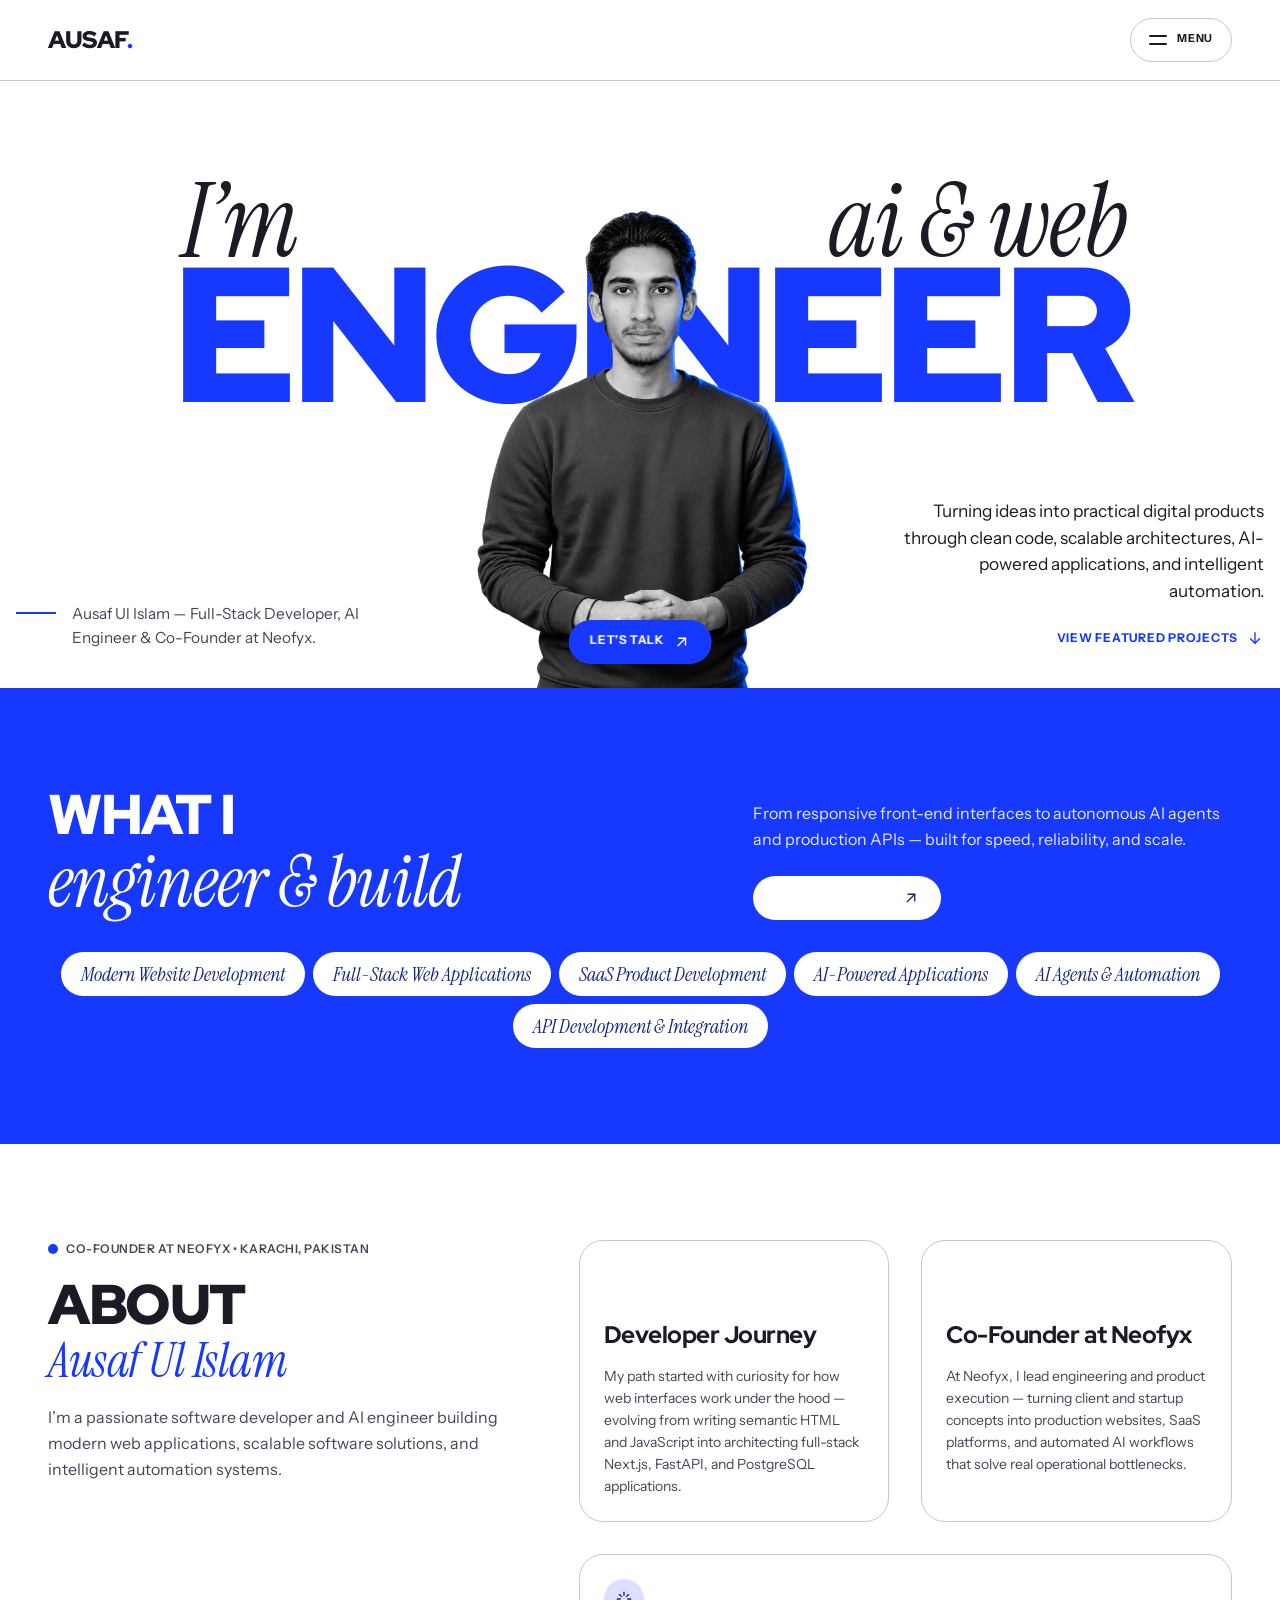
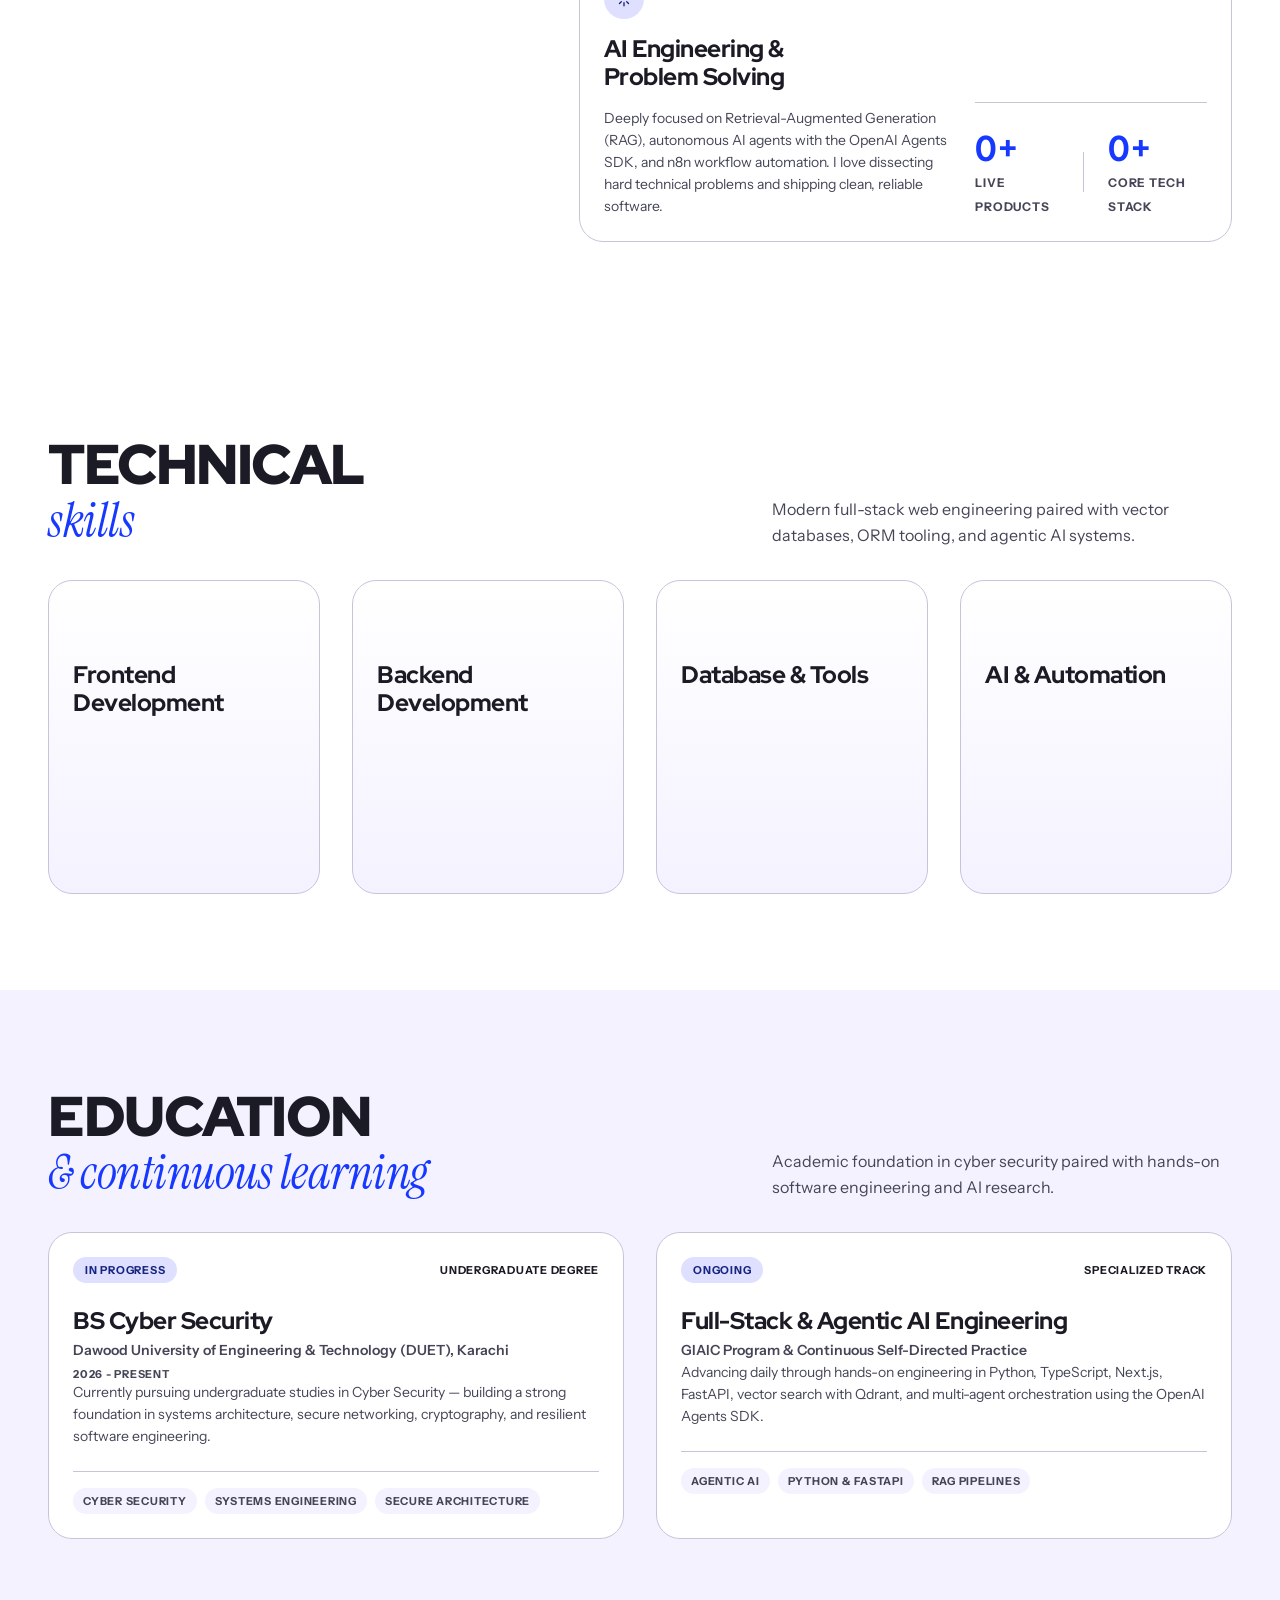
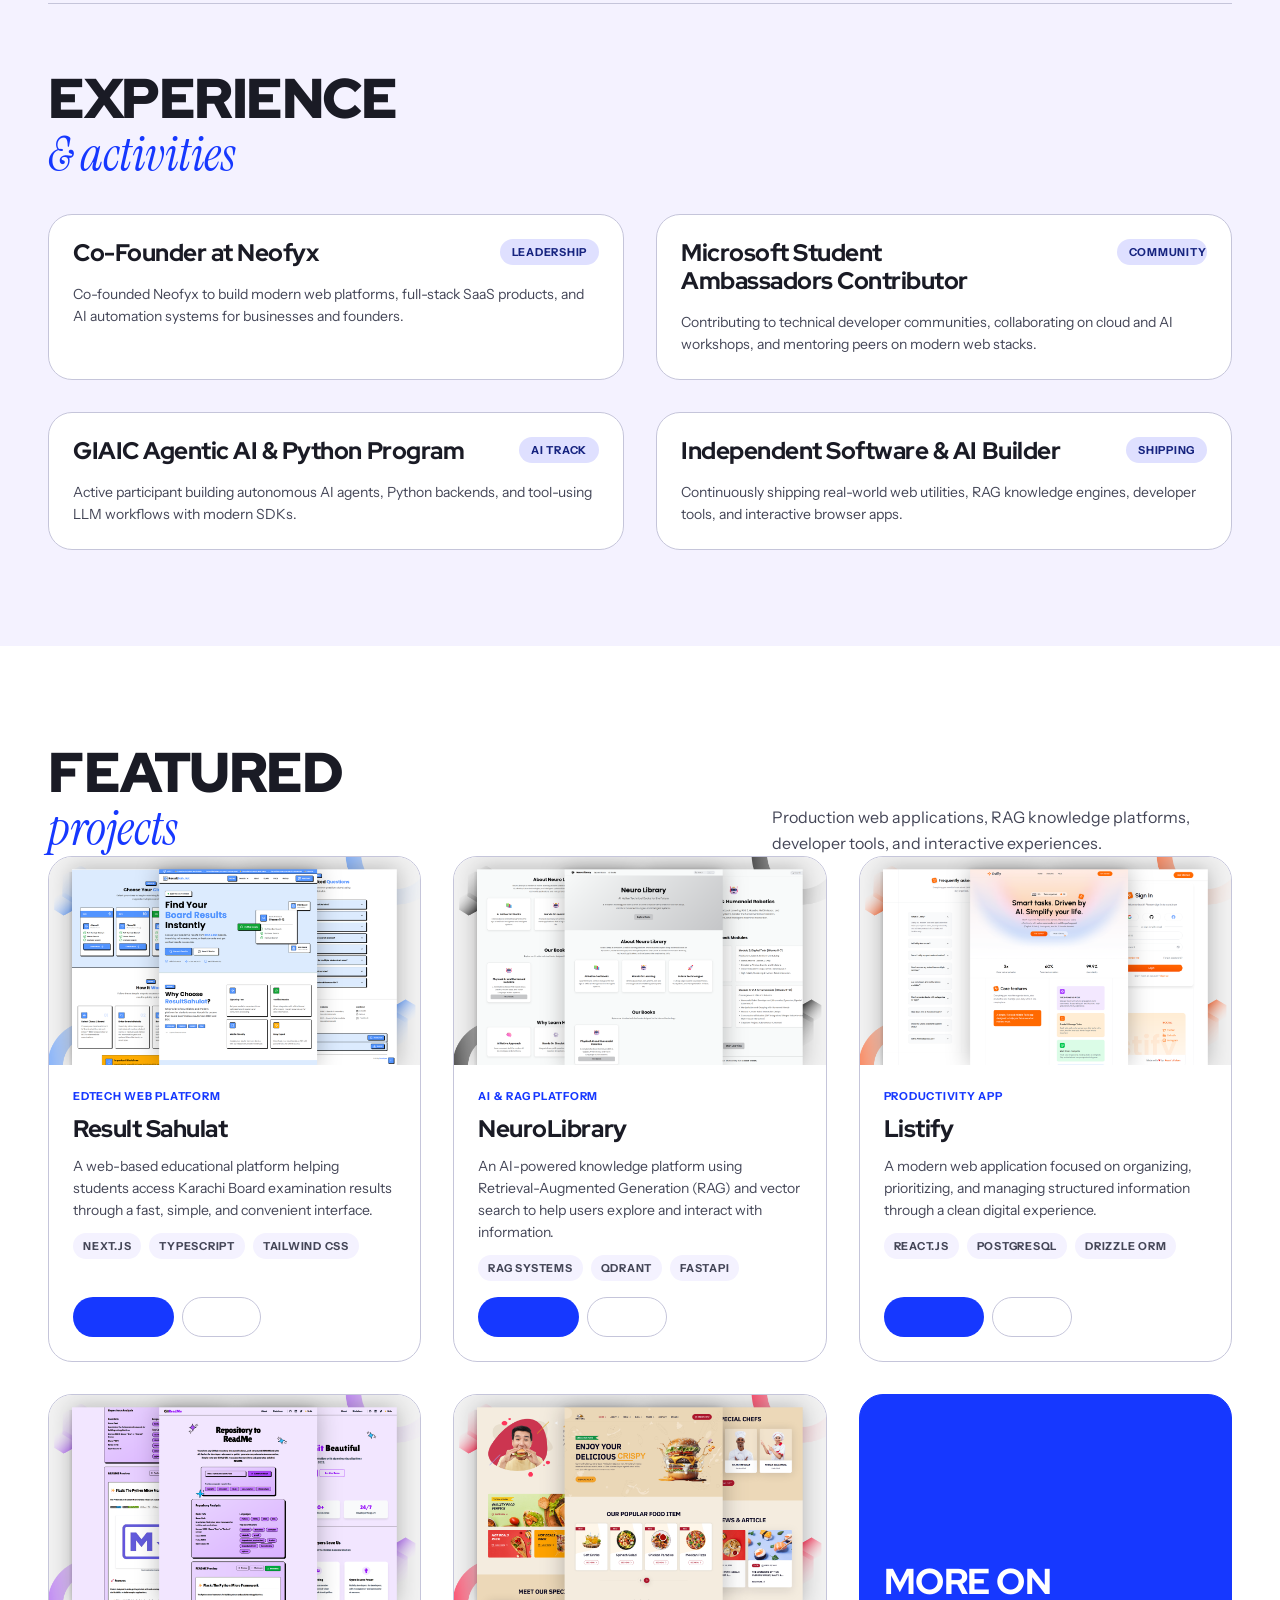
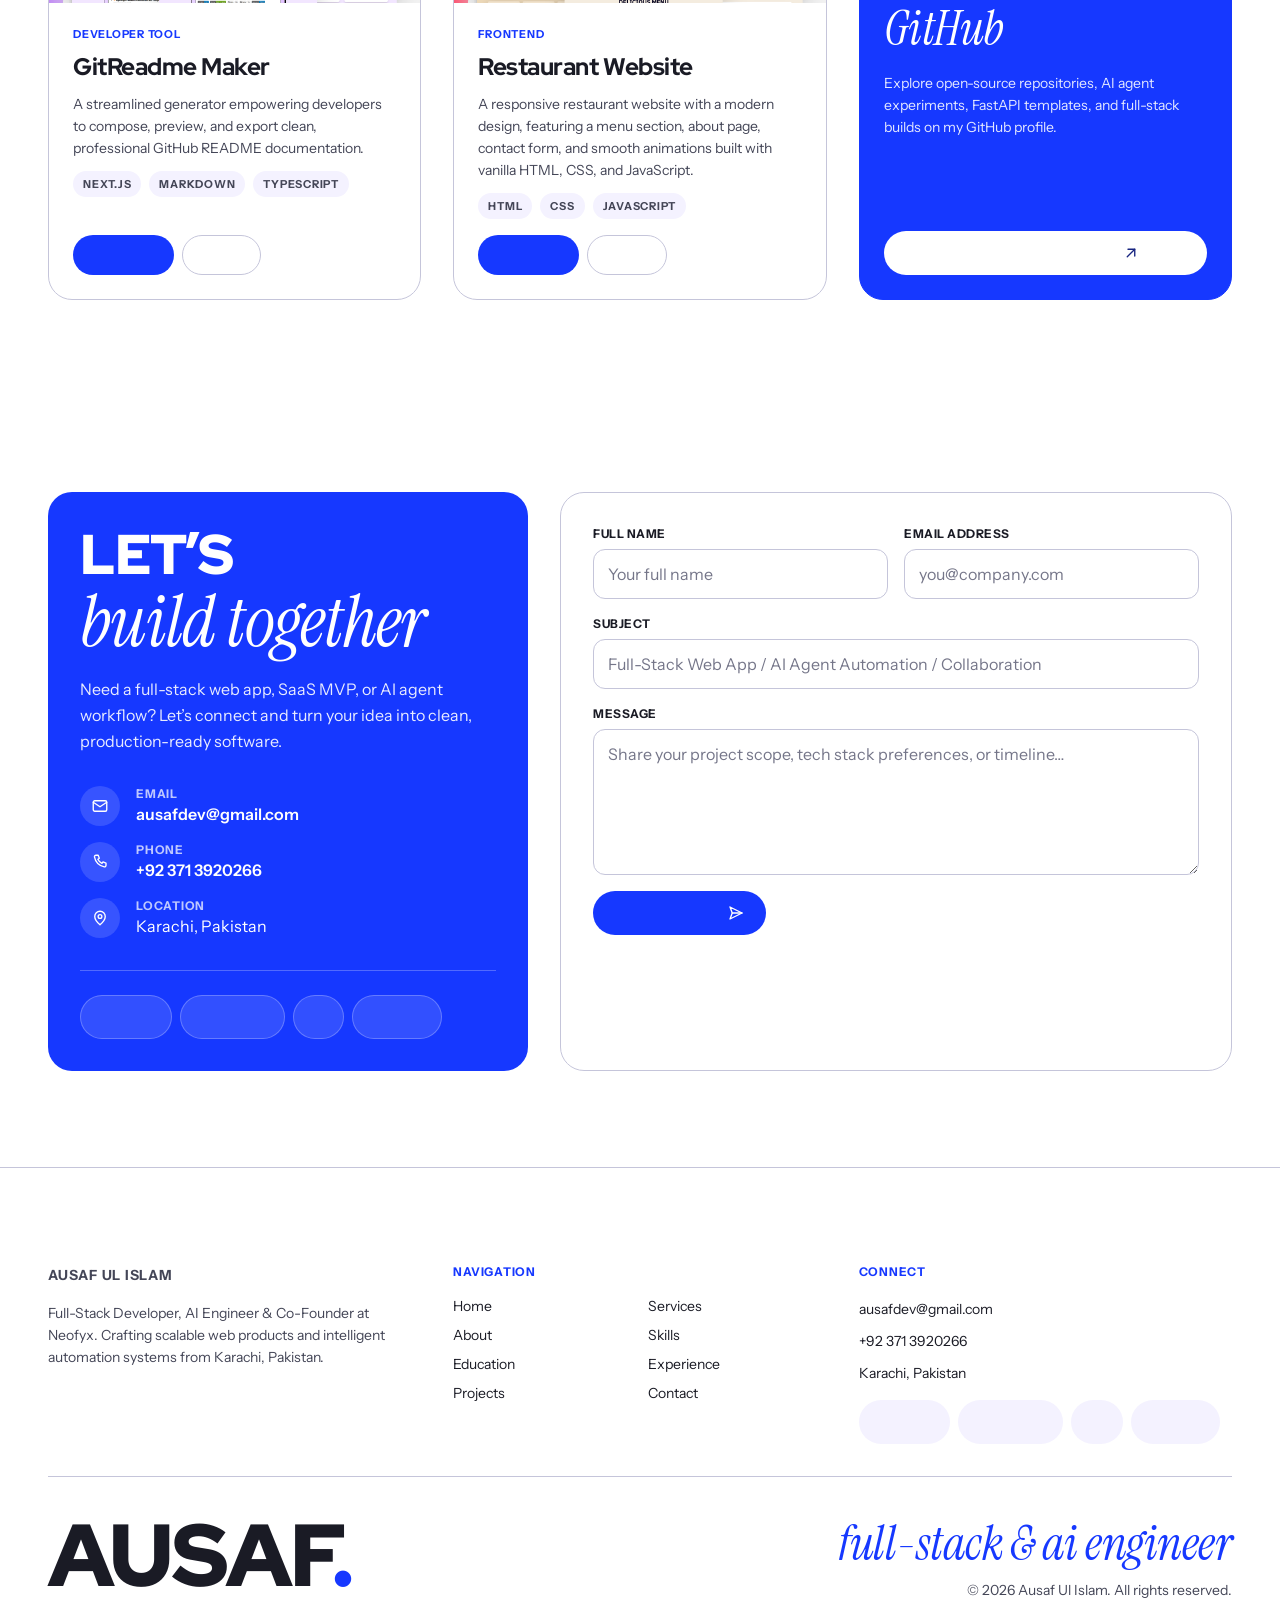
<file: index.html>
<!DOCTYPE html>
<html lang="en" class="no-js">
<head>
  <meta charset="UTF-8">
  <meta name="viewport" content="width=device-width, initial-scale=1">
  <meta name="description" content="Portfolio of Ausaf Ul Islam, Full-Stack Developer and AI Engineer. Explore projects, skills, education, experience, and services.">
  <!-- SEO basics: helps search engines and social platforms describe this page. -->
  <meta name="author" content="Ausaf Ul Islam">
  <meta name="robots" content="index, follow">
  <meta name="color-scheme" content="light">
  <meta name="theme-color" content="#FFFFFF">
  <meta property="og:type" content="website">
  <meta property="og:site_name" content="AUSAF. — Portfolio">
  <meta property="og:locale" content="en_US">
  <meta property="og:title" content="AUSAF. — Full-Stack Developer &amp; AI Engineer">
  <meta property="og:description" content="Full-stack web apps, AI agents, and production-ready digital products by Ausaf Ul Islam.">
  <meta property="og:url" content="https://ausaf-portfolio-devixo-internship.vercel.app/">
  <meta property="og:image" content="https://ausaf-portfolio-devixo-internship.vercel.app/screenshots/desktop/01-home.png">
  <meta property="og:image:secure_url" content="https://ausaf-portfolio-devixo-internship.vercel.app/screenshots/desktop/01-home.png">
  <meta property="og:image:type" content="image/png">
  <meta property="og:image:width" content="1440">
  <meta property="og:image:height" content="900">
  <meta property="og:image:alt" content="Desktop hero section of Ausaf Ul Islam's portfolio">
  <meta name="twitter:card" content="summary_large_image">
  <meta name="twitter:title" content="AUSAF. — Full-Stack Developer &amp; AI Engineer">
  <meta name="twitter:description" content="Full-stack web apps, AI agents, and production-ready digital products by Ausaf Ul Islam.">
  <meta name="twitter:image" content="https://ausaf-portfolio-devixo-internship.vercel.app/screenshots/desktop/01-home.png">
  <link rel="canonical" href="https://ausaf-portfolio-devixo-internship.vercel.app/">
  <link rel="icon" href="assets/icons/favicon.svg" type="image/svg+xml">
  <link rel="alternate icon" href="assets/icons/favicon.ico" sizes="any">
  <link rel="apple-touch-icon" href="assets/icons/favicon.png">
  <title>AUSAF. — Full-Stack Developer &amp; AI Engineer</title>
  <link rel="preconnect" href="https://fonts.googleapis.com">
  <link rel="preconnect" href="https://fonts.gstatic.com" crossorigin>
  <link href="https://fonts.googleapis.com/css2?family=Instrument+Sans:wght@400;500;600;700&amp;family=Instrument+Serif:ital@0;1&amp;family=Red+Hat+Display:wght@700;800;900&amp;display=swap" rel="stylesheet">
  <link rel="stylesheet" href="css/style.css">
  <link rel="stylesheet" href="css/responsive.css">
  <link rel="stylesheet" href="css/animations.css">
  <!-- Structured data: tells search engines this portfolio belongs to Ausaf. -->
  <script type="application/ld+json">
    {
      "@context": "https://schema.org",
      "@type": "Person",
      "name": "Ausaf Ul Islam",
      "url": "https://ausaf-portfolio-devixo-internship.vercel.app/",
      "email": "mailto:ausafdev@gmail.com",
      "telephone": "+923713920266",
      "jobTitle": "Full-Stack Developer and AI Engineer",
      "description": "Ausaf Ul Islam builds full-stack web applications, AI agents, and production-ready digital products.",
      "sameAs": [
        "https://github.com/ausafulislam",
        "https://linkedin.com/in/ausafulislam",
        "https://x.com/ausafulislam_h",
        "https://www.fiverr.com/h_ausafulislam"
      ]
    }
  </script>
</head>
<body>
  <!-- Keyboard shortcut: lets users jump past the header and menu to the main content. -->
  <a class="skip-link" href="#main-content">Skip to content</a>
  <div class="page-loader" aria-hidden="true"><span>AUSAF.</span></div>

  <svg class="svg-sprite" aria-hidden="true" focusable="false" xmlns="http://www.w3.org/2000/svg">
    <symbol id="icon-arrow-up-right" viewBox="0 0 24 24">
      <path d="M7 17 17 7"></path>
      <path d="M8 7h9v9"></path>
    </symbol>
    <symbol id="icon-arrow-down" viewBox="0 0 24 24">
      <path d="M12 5v14"></path>
      <path d="m6 13 6 6 6-6"></path>
    </symbol>
    <symbol id="icon-terminal" viewBox="0 0 24 24">
      <rect x="3" y="4" width="18" height="16" rx="2"></rect>
      <path d="m7 9 3 3-3 3"></path>
      <path d="M13 15h4"></path>
    </symbol>
    <symbol id="icon-rocket" viewBox="0 0 24 24">
      <path d="M14.5 4.5c3-1 5 1 4 4-1.2 3.8-4.3 6.9-8.1 8.1l-3.9-3.9c1.2-3.8 4.3-6.9 8-8.2Z"></path>
      <path d="m8 16-3 3"></path>
      <path d="M10 18c-.5 2-2 3-4 3 .5-2 1.8-3.4 4-4"></path>
      <circle cx="15" cy="9" r="1.5"></circle>
    </symbol>
    <symbol id="icon-spark" viewBox="0 0 24 24">
      <path d="M12 3v4"></path>
      <path d="M12 17v4"></path>
      <path d="M3 12h4"></path>
      <path d="M17 12h4"></path>
      <path d="m6 6 2.5 2.5"></path>
      <path d="m15.5 15.5 2.5 2.5"></path>
      <path d="m18 6-2.5 2.5"></path>
      <path d="m8.5 15.5L6 18"></path>
    </symbol>
    <symbol id="icon-web" viewBox="0 0 24 24">
      <rect x="3" y="4" width="18" height="16" rx="2"></rect>
      <path d="M3 9h18"></path>
      <path d="M8 9v11"></path>
    </symbol>
    <symbol id="icon-server" viewBox="0 0 24 24">
      <rect x="3" y="4" width="18" height="7" rx="2"></rect>
      <rect x="3" y="13" width="18" height="7" rx="2"></rect>
      <path d="M7 7.5h.01"></path>
      <path d="M7 16.5h.01"></path>
    </symbol>
    <symbol id="icon-database" viewBox="0 0 24 24">
      <ellipse cx="12" cy="5" rx="8" ry="3"></ellipse>
      <path d="M4 5v14c0 1.7 3.6 3 8 3s8-1.3 8-3V5"></path>
      <path d="M4 12c0 1.7 3.6 3 8 3s8-1.3 8-3"></path>
    </symbol>
    <symbol id="icon-bot" viewBox="0 0 24 24">
      <rect x="4" y="8" width="16" height="12" rx="3"></rect>
      <path d="M12 4v4"></path>
      <circle cx="9" cy="14" r="1"></circle>
      <circle cx="15" cy="14" r="1"></circle>
      <path d="M9 17h6"></path>
    </symbol>
    <symbol id="icon-mail" viewBox="0 0 24 24">
      <rect x="3" y="5" width="18" height="14" rx="2"></rect>
      <path d="m3 7 9 6 9-6"></path>
    </symbol>
    <symbol id="icon-phone" viewBox="0 0 24 24">
      <path d="M6.6 3h3l1.5 4-2 1.4a12 12 0 0 0 5.5 5.5l1.4-2 4 1.5v3a2 2 0 0 1-2.2 2A16.8 16.8 0 0 1 4.6 5.2 2 2 0 0 1 6.6 3Z"></path>
    </symbol>
    <symbol id="icon-location" viewBox="0 0 24 24">
      <path d="M12 21s7-6 7-11a7 7 0 1 0-14 0c0 5 7 11 7 11Z"></path>
      <circle cx="12" cy="10" r="2.5"></circle>
    </symbol>
    <symbol id="icon-send" viewBox="0 0 24 24">
      <path d="m4 4 16 8-16 8 3-8-3-8Z"></path>
      <path d="M7 12h13"></path>
    </symbol>
    <symbol id="icon-code" viewBox="0 0 24 24">
      <path d="m9 8-4 4 4 4"></path>
      <path d="m15 8 4 4-4 4"></path>
    </symbol>
    <symbol id="icon-close" viewBox="0 0 24 24">
      <path d="M6 6 18 18"></path>
      <path d="M18 6 6 18"></path>
    </symbol>
  </svg>

  <div class="menu-backdrop" id="menu-backdrop" aria-hidden="true"></div>

  <header class="site-header">
    <div class="container header-inner">
      <a class="brand" href="#home" aria-label="AUSAF, back to home">AUSAF<span>.</span></a>
      <button class="menu-button" type="button" id="menu-button" aria-label="Open navigation menu" aria-expanded="false" aria-controls="nav-menu-panel">
        <span class="menu-icon" aria-hidden="true"><span></span><span></span></span>
        <span class="menu-button-label">Menu</span>
      </button>
    </div>
  </header>

  <nav class="nav-panel" id="nav-menu-panel" aria-label="Portfolio sections" aria-hidden="true" inert>
    <div class="nav-panel-inner">
      <div class="nav-panel-header">
        <span class="nav-panel-eyebrow">Explore</span>
        <button class="menu-close-button" type="button" id="menu-close-button" aria-label="Close navigation menu">
          <svg class="icon" aria-hidden="true"><use href="#icon-close"></use></svg>
        </button>
      </div>
      <ul class="nav-links">
        <li><a class="nav-link" href="#home"><span>Home</span><svg class="icon" aria-hidden="true"><use href="#icon-arrow-up-right"></use></svg></a></li>
        <li><a class="nav-link" href="#services"><span>Services</span><svg class="icon" aria-hidden="true"><use href="#icon-arrow-up-right"></use></svg></a></li>
        <li><a class="nav-link" href="#about"><span>About</span><svg class="icon" aria-hidden="true"><use href="#icon-arrow-up-right"></use></svg></a></li>
        <li><a class="nav-link" href="#skills"><span>Skills</span><svg class="icon" aria-hidden="true"><use href="#icon-arrow-up-right"></use></svg></a></li>
        <li><a class="nav-link" href="#education"><span>Education</span><svg class="icon" aria-hidden="true"><use href="#icon-arrow-up-right"></use></svg></a></li>
        <li><a class="nav-link" href="#experience"><span>Experience</span><svg class="icon" aria-hidden="true"><use href="#icon-arrow-up-right"></use></svg></a></li>
        <li><a class="nav-link" href="#projects"><span>Projects</span><svg class="icon" aria-hidden="true"><use href="#icon-arrow-up-right"></use></svg></a></li>
        <li><a class="nav-link nav-link-contact" href="#contact"><span>Contact</span><svg class="icon" aria-hidden="true"><use href="#icon-arrow-up-right"></use></svg></a></li>
      </ul>
      <div class="nav-panel-footer">
        <span class="nav-role"><span class="desktop-text">Ausaf Ul Islam • Full-Stack Developer &amp; AI Engineer</span><span class="mobile-text">Ausaf Ul Islam</span></span>
      </div>
    </div>
  </nav>

  <main id="main-content" class="site-main">
    <section id="home" class="hero" aria-labelledby="hero-title">
      <div class="container hero-container">
        <div class="hero-lockup">
          <p class="hero-serif hero-serif-start hero-animate" data-reveal>I’m</p>
          <p class="hero-serif hero-serif-end hero-animate" data-reveal>ai &amp; web</p>
          <h1 class="display-xl hero-title hero-animate" id="hero-title" data-reveal>ENGINEER</h1>
        </div>
        <div class="hero-grid">
          <div class="hero-bio hero-animate" data-reveal>
            <span class="hero-rule" aria-hidden="true"></span>
            <p>Ausaf Ul Islam — Full-Stack Developer, AI Engineer &amp; Co-Founder at Neofyx.</p>
          </div>
          <figure class="hero-portrait hero-animate" data-reveal>
            <img src="assets/images/profile/profile-ausaf.png" width="1084" height="1451" alt="Portrait of Ausaf Ul Islam, Full-Stack Developer and AI Engineer" fetchpriority="high">
            <a class="pill pill-primary hero-cta" href="#contact"><span>LET’S TALK</span><svg class="icon" aria-hidden="true"><use href="#icon-arrow-up-right"></use></svg></a>
          </figure>
          <div class="hero-copy hero-animate" data-reveal>
            <p>Turning ideas into practical digital products through clean code, scalable architectures, AI-powered applications, and intelligent automation.</p>
            <a class="text-link" href="#projects">VIEW FEATURED PROJECTS <svg class="icon" aria-hidden="true"><use href="#icon-arrow-down"></use></svg></a>
          </div>
        </div>
      </div>
    </section>

    <section id="services" class="section band-section" aria-labelledby="services-title">
      <div class="container">
        <div class="band-header">
          <h2 class="display-lg" id="services-title" data-reveal>WHAT I <em class="editorial-xl">engineer &amp; build</em></h2>
          <div class="band-aside" data-reveal>
            <p>From responsive front-end interfaces to autonomous AI agents and production APIs — built for speed, reliability, and scale.</p>
            <a class="pill pill-light" href="#contact">START A PROJECT <svg class="icon" aria-hidden="true"><use href="#icon-arrow-up-right"></use></svg></a>
          </div>
        </div>
        <ul class="pill-list" data-reveal>
          <li class="service-pill">Modern Website Development</li>
          <li class="service-pill">Full-Stack Web Applications</li>
          <li class="service-pill">SaaS Product Development</li>
          <li class="service-pill">AI-Powered Applications</li>
          <li class="service-pill">AI Agents &amp; Automation</li>
          <li class="service-pill">API Development &amp; Integration</li>
        </ul>
      </div>
    </section>

    <section id="about" class="section" aria-labelledby="about-title">
      <div class="container about-layout">
        <div class="section-intro about-intro" data-reveal>
          <p class="status-line"><span class="status-dot" aria-hidden="true"></span><span class="desktop-text">Co-Founder at Neofyx • Karachi, Pakistan</span><span class="mobile-text">Co-Founder at Neofyx • Karachi</span></p>
          <h2 class="display-lg" id="about-title">ABOUT <em class="editorial-lg">Ausaf Ul Islam</em></h2>
          <p class="lead">I’m a passionate software developer and AI engineer building modern web applications, scalable software solutions, and intelligent automation systems.</p>
        </div>
        <div class="about-cards">
          <article class="card about-card" data-reveal>
            <span class="icon-circle" aria-hidden="true"><svg class="icon"><use href="#icon-terminal"></use></svg></span>
            <h3 class="title-lg">Developer Journey</h3>
            <p>My path started with curiosity for how web interfaces work under the hood — evolving from writing semantic HTML and JavaScript into architecting full-stack Next.js, FastAPI, and PostgreSQL applications.</p>
          </article>
          <article class="card about-card" data-reveal>
            <span class="icon-circle" aria-hidden="true"><svg class="icon"><use href="#icon-rocket"></use></svg></span>
            <h3 class="title-lg">Co-Founder at Neofyx</h3>
            <p>At Neofyx, I lead engineering and product execution — turning client and startup concepts into production websites, SaaS platforms, and automated AI workflows that solve real operational bottlenecks.</p>
          </article>
          <article class="card about-card about-card-wide" data-reveal>
            <div>
              <span class="icon-circle" aria-hidden="true"><svg class="icon"><use href="#icon-spark"></use></svg></span>
              <h3 class="title-lg"><span class="desktop-text">AI Engineering &amp; Problem Solving</span><span class="mobile-text">AI &amp; Problem Solving</span></h3>
              <p><span class="desktop-text">Deeply focused on Retrieval-Augmented Generation (RAG), autonomous AI agents with the OpenAI Agents SDK, and n8n workflow automation. I love dissecting hard technical problems and shipping clean, reliable software.</span><span class="mobile-text">Deeply focused on Retrieval-Augmented Generation (RAG), autonomous AI agents with the OpenAI Agents SDK, and n8n workflow automation.</span></p>
            </div>
            <div class="stats" aria-label="Portfolio statistics">
              <div><strong class="headline-lg stat-counter" data-count-to="5" data-count-suffix="+" aria-label="5 plus">5+</strong><span class="label-md">Live Products</span></div>
              <span class="stat-divider" aria-hidden="true"></span>
              <div><strong class="headline-lg stat-counter" data-count-to="20" data-count-suffix="+" aria-label="20 plus">20+</strong><span class="label-md">Core Tech Stack</span></div>
            </div>
          </article>
        </div>
      </div>
    </section>

    <section id="skills" class="section skills-section" aria-labelledby="skills-title">
      <div class="container">
        <div class="section-header" data-reveal>
          <h2 class="display-lg" id="skills-title">TECHNICAL <em class="editorial-lg">skills</em></h2>
          <p class="lead">Modern full-stack web engineering paired with vector databases, ORM tooling, and agentic AI systems.</p>
        </div>
        <div class="skills-grid">
          <article class="card skill-card" data-reveal tabindex="0">
            <div class="skill-card-top">
              <span class="icon-circle" aria-hidden="true"><svg class="icon"><use href="#icon-web"></use></svg></span>
              <span class="label-sm skill-index">01 / Frontend</span>
            </div>
            <h3 class="title-lg">Frontend Development</h3>
            <ul class="tag-list">
              <li>HTML5</li><li>CSS3</li><li>JavaScript</li><li>TypeScript</li><li>React.js</li><li>Next.js</li><li>Tailwind CSS</li>
            </ul>
          </article>
          <article class="card skill-card" data-reveal tabindex="0">
            <div class="skill-card-top">
              <span class="icon-circle" aria-hidden="true"><svg class="icon"><use href="#icon-server"></use></svg></span>
              <span class="label-sm skill-index">02 / Backend</span>
            </div>
            <h3 class="title-lg">Backend Development</h3>
            <ul class="tag-list">
              <li>Node.js</li><li>Express.js</li><li>Python</li><li>FastAPI</li><li>REST APIs</li>
            </ul>
          </article>
          <article class="card skill-card" data-reveal tabindex="0">
            <div class="skill-card-top">
              <span class="icon-circle" aria-hidden="true"><svg class="icon"><use href="#icon-database"></use></svg></span>
              <span class="label-sm skill-index">03 / Data &amp; Ops</span>
            </div>
            <h3 class="title-lg">Database &amp; Tools</h3>
            <ul class="tag-list">
              <li>PostgreSQL</li><li>Neon</li><li>Qdrant</li><li>Drizzle ORM</li><li>Git &amp; GitHub</li>
            </ul>
          </article>
          <article class="card skill-card" data-reveal tabindex="0">
            <div class="skill-card-top">
              <span class="icon-circle" aria-hidden="true"><svg class="icon"><use href="#icon-bot"></use></svg></span>
              <span class="label-sm skill-index">04 / AI</span>
            </div>
            <h3 class="title-lg">AI &amp; Automation</h3>
            <ul class="tag-list">
              <li>OpenAI Agents SDK</li><li>AI Agents</li><li>RAG Systems</li><li>n8n</li><li>AI Workflow Automation</li>
            </ul>
          </article>
        </div>
      </div>
    </section>

    <section id="education" class="section education-section" aria-labelledby="education-title">
      <div class="container education-stack">
        <div class="content-block">
          <div class="section-header" data-reveal>
            <h2 class="display-lg" id="education-title">EDUCATION <em class="editorial-lg">&amp; continuous learning</em></h2>
            <p class="lead">Academic foundation in cyber security paired with hands-on software engineering and AI research.</p>
          </div>
          <div class="education-grid">
            <article class="card education-card" data-reveal>
              <div class="card-meta-row">
                <span class="status-pill">In Progress</span>
                <span class="label-sm">Undergraduate Degree</span>
              </div>
              <div>
                <h3 class="title-lg">BS Cyber Security</h3>
                <p class="card-subtitle">Dawood University of Engineering &amp; Technology (DUET), Karachi</p>
                <p class="study-period label-sm">2026 - Present</p>
                <p>Currently pursuing undergraduate studies in Cyber Security — building a strong foundation in systems architecture, secure networking, cryptography, and resilient software engineering.</p>
              </div>
              <ul class="tag-list tag-list-bordered">
                <li>Cyber Security</li><li>Systems Engineering</li><li>Secure Architecture</li>
              </ul>
            </article>
            <article class="card education-card" data-reveal>
              <div class="card-meta-row">
                <span class="status-pill">Ongoing</span>
                <span class="label-sm">Specialized Track</span>
              </div>
              <div>
                <h3 class="title-lg">Full-Stack &amp; Agentic AI Engineering</h3>
                <p class="card-subtitle"><span class="desktop-text">GIAIC Program &amp; Continuous Self-Directed Practice</span><span class="mobile-text">GIAIC Program &amp; Continuous Practice</span></p>
                <p>Advancing daily through hands-on engineering in Python, TypeScript, Next.js, FastAPI, vector search with Qdrant, and multi-agent orchestration using the OpenAI Agents SDK.</p>
              </div>
              <ul class="tag-list tag-list-bordered">
                <li>Agentic AI</li><li>Python &amp; FastAPI</li><li>RAG Pipelines</li>
              </ul>
            </article>
          </div>
        </div>

        <div class="content-block experience-block" id="experience">
          <div class="section-header" data-reveal>
            <h2 class="display-lg" id="experience-title">EXPERIENCE <em class="editorial-lg">&amp; activities</em></h2>
          </div>
          <div class="experience-grid">
            <article class="card experience-card" data-reveal>
              <div class="card-meta-row">
                <h3 class="title-lg">Co-Founder at Neofyx</h3>
                <span class="status-pill">Leadership</span>
              </div>
              <p>Co-founded Neofyx to build modern web platforms, full-stack SaaS products, and AI automation systems for businesses and founders.</p>
            </article>
            <article class="card experience-card" data-reveal>
              <div class="card-meta-row">
                <h3 class="title-lg">Microsoft Student Ambassadors Contributor</h3>
                <span class="status-pill">Community</span>
              </div>
              <p>Contributing to technical developer communities, collaborating on cloud and AI workshops, and mentoring peers on modern web stacks.</p>
            </article>
            <article class="card experience-card" data-reveal>
              <div class="card-meta-row">
                <h3 class="title-lg">GIAIC Agentic AI &amp; Python Program</h3>
                <span class="status-pill">AI Track</span>
              </div>
              <p>Active participant building autonomous AI agents, Python backends, and tool-using LLM workflows with modern SDKs.</p>
            </article>
            <article class="card experience-card" data-reveal>
              <div class="card-meta-row">
                <h3 class="title-lg">Independent Software &amp; AI Builder</h3>
                <span class="status-pill">Shipping</span>
              </div>
              <p>Continuously shipping real-world web utilities, RAG knowledge engines, developer tools, and interactive browser apps.</p>
            </article>
          </div>
        </div>
      </div>
    </section>

    <section id="projects" class="section" aria-labelledby="projects-title">
      <div class="container">
        <div class="section-header" data-reveal>
          <h2 class="display-lg" id="projects-title">FEATURED <em class="editorial-lg">projects</em></h2>
          <p class="lead">Production web applications, RAG knowledge platforms, developer tools, and interactive experiences.</p>
        </div>
        <div class="projects-grid">
          <article class="card project-card" data-reveal>
            <div class="project-media"><img src="assets/images/projects/project-05.png" width="1366" height="768" loading="lazy" alt="Result Sahulat Web Platform"></div>
            <div class="project-body">
              <p class="eyebrow">EdTech Web Platform</p>
              <h3 class="title-lg">Result Sahulat</h3>
              <p>A web-based educational platform helping students access Karachi Board examination results through a fast, simple, and convenient interface.</p>
              <ul class="tag-list"><li>Next.js</li><li>TypeScript</li><li>Tailwind CSS</li></ul>
            </div>
            <div class="project-actions">
              <a class="pill pill-primary pill-small" href="https://resultsahulat.vercel.app" target="_blank" rel="noopener noreferrer">Live Demo</a>
              <a class="pill pill-outline pill-small" href="https://github.com/ausafulislam" target="_blank" rel="noopener noreferrer">GitHub</a>
            </div>
          </article>
          <article class="card project-card" data-reveal>
            <div class="project-media"><img src="assets/images/projects/project-04.png" width="1366" height="768" loading="lazy" alt="NeuroLibrary AI RAG Platform"></div>
            <div class="project-body">
              <p class="eyebrow">AI &amp; RAG Platform</p>
              <h3 class="title-lg">NeuroLibrary</h3>
              <p>An AI-powered knowledge platform using Retrieval-Augmented Generation (RAG) and vector search to help users explore and interact with information.</p>
              <ul class="tag-list"><li>RAG Systems</li><li>Qdrant</li><li>FastAPI</li></ul>
            </div>
            <div class="project-actions">
              <a class="pill pill-primary pill-small" href="https://neurolibrary.vercel.app" target="_blank" rel="noopener noreferrer">Live Demo</a>
              <a class="pill pill-outline pill-small" href="https://github.com/ausafulislam" target="_blank" rel="noopener noreferrer">GitHub</a>
            </div>
          </article>
          <article class="card project-card" data-reveal>
            <div class="project-media"><img src="assets/images/projects/project-03.png" width="1366" height="768" loading="lazy" alt="Listify Information Organizer"></div>
            <div class="project-body">
              <p class="eyebrow">Productivity App</p>
              <h3 class="title-lg">Listify</h3>
              <p>A modern web application focused on organizing, prioritizing, and managing structured information through a clean digital experience.</p>
              <ul class="tag-list"><li>React.js</li><li>PostgreSQL</li><li>Drizzle ORM</li></ul>
            </div>
            <div class="project-actions">
              <a class="pill pill-primary pill-small" href="https://listify-ausaf.vercel.app" target="_blank" rel="noopener noreferrer">Live Demo</a>
              <a class="pill pill-outline pill-small" href="https://github.com/ausafulislam" target="_blank" rel="noopener noreferrer">GitHub</a>
            </div>
          </article>
          <article class="card project-card" data-reveal>
            <div class="project-media"><img src="assets/images/projects/project-02.png" width="1366" height="768" loading="lazy" alt="GitReadme Maker Developer Tool"></div>
            <div class="project-body">
              <p class="eyebrow">Developer Tool</p>
              <h3 class="title-lg">GitReadme Maker</h3>
              <p>A streamlined generator empowering developers to compose, preview, and export clean, professional GitHub README documentation.</p>
              <ul class="tag-list"><li>Next.js</li><li>Markdown</li><li>TypeScript</li></ul>
            </div>
            <div class="project-actions">
              <a class="pill pill-primary pill-small" href="https://gitreadme-maker.vercel.app" target="_blank" rel="noopener noreferrer">Live Demo</a>
              <a class="pill pill-outline pill-small" href="https://github.com/ausafulislam" target="_blank" rel="noopener noreferrer">GitHub</a>
            </div>
          </article>
          <article class="card project-card" data-reveal>
            <div class="project-media"><img src="assets/images/projects/project-01.png" width="1366" height="768" loading="lazy" alt="Restaurant Website"></div>
            <div class="project-body">
              <p class="eyebrow">Frontend</p>
              <h3 class="title-lg">Restaurant Website</h3>
              <p>A responsive restaurant website with a modern design, featuring a menu section, about page, contact form, and smooth animations built with vanilla HTML, CSS, and JavaScript.</p>
              <ul class="tag-list"><li>HTML</li><li>CSS</li><li>JavaScript</li></ul>
            </div>
            <div class="project-actions">
              <a class="pill pill-primary pill-small" href="https://resturant-website-ausaf.vercel.app" target="_blank" rel="noopener noreferrer">Live Demo</a>
              <a class="pill pill-outline pill-small" href="https://github.com/ausafulislam/Resturant_website" target="_blank" rel="noopener noreferrer">GitHub</a>
            </div>
          </article>
          <article class="card project-cta" data-reveal>
            <span class="icon-circle icon-circle-large" aria-hidden="true"><svg class="icon"><use href="#icon-code"></use></svg></span>
            <div>
              <h3 class="headline-lg">MORE ON <em class="editorial-lg">GitHub</em></h3>
              <p>Explore open-source repositories, AI agent experiments, FastAPI templates, and full-stack builds on my GitHub profile.</p>
            </div>
            <a class="pill pill-light" href="https://github.com/ausafulislam" target="_blank" rel="noopener noreferrer">Explore Repositories <svg class="icon" aria-hidden="true"><use href="#icon-arrow-up-right"></use></svg></a>
          </article>
        </div>
      </div>
    </section>

    <section id="contact" class="section contact-section" aria-labelledby="contact-title">
      <div class="container contact-grid">
        <div class="contact-details" data-reveal>
          <div>
            <h2 class="display-lg" id="contact-title">LET’S <em class="editorial-xl">build together</em></h2>
            <p>Need a full-stack web app, SaaS MVP, or AI agent workflow? Let’s connect and turn your idea into clean, production-ready software.</p>
          </div>
          <ul class="contact-list">
            <li>
              <span class="icon-circle" aria-hidden="true"><svg class="icon"><use href="#icon-mail"></use></svg></span>
              <span><span class="label-md">Email</span><a href="mailto:ausafdev@gmail.com">ausafdev@gmail.com</a></span>
            </li>
            <li>
              <span class="icon-circle" aria-hidden="true"><svg class="icon"><use href="#icon-phone"></use></svg></span>
              <span><span class="label-md">Phone</span><a href="tel:+923713920266">+92 371 3920266</a></span>
            </li>
            <li>
              <span class="icon-circle" aria-hidden="true"><svg class="icon"><use href="#icon-location"></use></svg></span>
              <span><span class="label-md">Location</span><span>Karachi, Pakistan</span></span>
            </li>
          </ul>
          <div class="social-list" aria-label="Social links">
            <a class="pill pill-social" href="https://github.com/ausafulislam" target="_blank" rel="noopener noreferrer">GitHub</a>
            <a class="pill pill-social" href="https://linkedin.com/in/ausafulislam" target="_blank" rel="noopener noreferrer">LinkedIn</a>
            <a class="pill pill-social" href="https://x.com/ausafulislam_h" target="_blank" rel="noopener noreferrer">X</a>
            <a class="pill pill-social" href="https://www.fiverr.com/h_ausafulislam" target="_blank" rel="noopener noreferrer">Fiverr</a>
          </div>
        </div>
        <div class="form-panel" data-reveal>
          <form class="contact-form" id="contact-form" novalidate>
            <div class="form-row">
              <div class="field">
                <label for="name">Full name</label>
                <input type="text" id="name" name="name" placeholder="Your full name" autocomplete="name" required aria-describedby="name-error">
                <span class="field-error" id="name-error" aria-live="polite"></span>
              </div>
              <div class="field">
                <label for="email">Email address</label>
                <input type="email" id="email" name="email" placeholder="you@company.com" inputmode="email" autocomplete="email" spellcheck="false" required aria-describedby="email-error">
                <span class="field-error" id="email-error" aria-live="polite"></span>
              </div>
            </div>
            <div class="field">
              <label for="subject">Subject</label>
              <input type="text" id="subject" name="subject" placeholder="Full-Stack Web App / AI Agent Automation / Collaboration" autocomplete="off" required aria-describedby="subject-error">
              <span class="field-error" id="subject-error" aria-live="polite"></span>
            </div>
            <div class="field">
              <label for="message">Message</label>
              <textarea id="message" name="message" rows="5" placeholder="Share your project scope, tech stack preferences, or timeline…" autocomplete="off" required aria-describedby="message-error"></textarea>
              <span class="field-error" id="message-error" aria-live="polite"></span>
            </div>
            <div class="form-actions">
              <button class="pill pill-primary" type="submit">SEND MESSAGE <svg class="icon" aria-hidden="true"><use href="#icon-send"></use></svg></button>
              <p class="form-status" id="form-status" role="status" aria-live="polite" hidden>Message received — thank you! Ausaf will respond shortly.</p>
            </div>
          </form>
        </div>
      </div>
    </section>
  </main>

  <footer class="site-footer">
    <div class="container">
      <div class="footer-top">
        <div class="footer-brand" data-reveal>
          <p class="label-md footer-label">Ausaf Ul Islam</p>
          <p><span class="desktop-text">Full-Stack Developer, AI Engineer &amp; Co-Founder at Neofyx. Crafting scalable web products and intelligent automation systems from Karachi, Pakistan.</span><span class="mobile-text">Full-Stack Developer, AI Engineer &amp; Co-Founder at Neofyx. Crafting scalable web products from Karachi, Pakistan.</span></p>
        </div>
        <div class="footer-column" data-reveal>
          <p class="label-md footer-column-title">Navigation</p>
          <nav class="footer-nav" aria-label="Footer navigation">
            <a href="#home">Home</a><a href="#services">Services</a><a href="#about">About</a><a href="#skills">Skills</a><a href="#education">Education</a><a href="#experience">Experience</a><a href="#projects">Projects</a><a href="#contact">Contact</a>
          </nav>
        </div>
        <div class="footer-column" data-reveal>
          <p class="label-md footer-column-title">Connect</p>
          <ul class="footer-connect">
            <li><a href="mailto:ausafdev@gmail.com">ausafdev@gmail.com</a></li>
            <li><a href="tel:+923713920266">+92 371 3920266</a></li>
            <li class="desktop-text"><span>Karachi, Pakistan</span></li>
          </ul>
          <div class="social-list footer-socials" aria-label="Footer social links">
            <a class="pill pill-social" href="https://github.com/ausafulislam" target="_blank" rel="noopener noreferrer">GitHub</a>
            <a class="pill pill-social" href="https://linkedin.com/in/ausafulislam" target="_blank" rel="noopener noreferrer">LinkedIn</a>
            <a class="pill pill-social" href="https://x.com/ausafulislam_h" target="_blank" rel="noopener noreferrer">X</a>
            <a class="pill pill-social" href="https://www.fiverr.com/h_ausafulislam" target="_blank" rel="noopener noreferrer">Fiverr</a>
          </div>
        </div>
      </div>
      <div class="footer-bottom" data-reveal>
        <a class="brand brand-footer" href="#home" aria-label="AUSAF, back to home">AUSAF<span>.</span></a>
        <div class="footer-lockup">
          <p class="editorial-lg footer-role">full-stack &amp; ai engineer</p>
          <p class="copyright">© 2026 Ausaf Ul Islam. All rights reserved.</p>
        </div>
      </div>
    </div>
  </footer>

  <script src="js/navigation.js" defer></script>
  <script src="js/interactions.js" defer></script>
  <script src="js/script.js" defer></script>
</body>
</html>
</file>
<file: css/style.css>
/* Design tokens and shared styles for the light-only portfolio. */
:root {
  color-scheme: light;
  --font-display: "Red Hat Display", sans-serif;
  --font-editorial: "Instrument Serif", serif;
  --font-body: "Instrument Sans", sans-serif;
  --color-cobalt: #1638ff;
  --color-on-cobalt: #ffffff;
  --color-accent: #1638ff;
  --color-primary: #0023cb;
  --color-on-primary: #ffffff;
  --color-background: #ffffff;
  --color-surface: #ffffff;
  --color-surface-container-low: #f4f2ff;
  --color-surface-container: #eeecfb;
  --color-surface-container-high: #e8e7f6;
  --color-text: #1a1b25;
  --color-text-muted: #444657;
  --color-outline: #757689;
  --color-outline-variant: #c5c5da;
  --color-secondary-container: #dfe0ff;
  --color-on-secondary-container: #172480;
  --color-error: #ba1a1a;
  --color-focus-ring: rgba(22, 56, 255, 0.18);
  --fs-display-xl: 32px;
  --lh-display-xl: 36px;
  --ls-display-xl: -1px;
  --fs-display-lg: 30px;
  --lh-display-lg: 34px;
  --ls-display-lg: -0.75px;
  --fs-editorial-xl: 32px;
  --lh-editorial-xl: 36px;
  --ls-editorial-xl: -0.5px;
  --fs-editorial-lg: 28px;
  --lh-editorial-lg: 32px;
  --ls-editorial-lg: -0.25px;
  --fs-headline-lg: 24px;
  --lh-headline-lg: 30px;
  --ls-headline-lg: -0.25px;
  --fs-title-lg: 20px;
  --lh-title-lg: 28px;
  --fs-body-lg: 16px;
  --lh-body-lg: 26px;
  --fs-body-md: 14px;
  --lh-body-md: 22px;
  --fs-label-sm: 11px;
  --lh-label-sm: 14px;
  --fs-label-md: 12px;
  --lh-label-md: 16px;
  --gutter-xs: 4px;
  --gutter-sm: 8px;
  --gutter-md: 16px;
  --gutter-lg: 24px;
  --gutter-xl: 32px;
  --section-space: 48px;
  --page-padding: 24px;
  --container-width: 1280px;
  --header-height: 72px;
  --radius-sm: 6px;
  --radius-md: 12px;
  --radius-lg: 24px;
  --radius-xl: 32px;
  --radius-full: 9999px;
}

*,
*::before,
*::after {
  box-sizing: border-box;
}

html {
  scroll-behavior: smooth;
  scroll-padding-top: var(--header-height);
}

body {
  margin: 0;
  min-width: 320px;
  min-height: 100vh;
  background: var(--color-background);
  color: var(--color-text);
  font-family: var(--font-body);
  font-size: var(--fs-body-lg);
  line-height: 1.5;
  overflow-x: hidden;
  -webkit-font-smoothing: antialiased;
  text-rendering: optimizeLegibility;
}

body.menu-open {
  overflow: hidden;
  overscroll-behavior: none;
}

.menu-button,
.pill,
.nav-link,
.footer-nav a,
.text-link {
  touch-action: manipulation;
  -webkit-tap-highlight-color: transparent;
}

.hero-bio p,
.contact-list li > span:last-child,
.card-meta-row > *,
.nav-link span {
  min-width: 0;
}

img,
svg,
video,
canvas {
  display: block;
  max-width: 100%;
}

button,
input,
select,
textarea {
  font: inherit;
}

button {
  border: 0;
  background: none;
  color: inherit;
  cursor: pointer;
}

a {
  color: inherit;
  text-decoration: none;
}

h1,
h2,
h3,
h4,
p,
figure,
blockquote,
dl,
dd {
  margin: 0;
}

ul,
ol {
  margin: 0;
  padding: 0;
  list-style: none;
}

[hidden] {
  display: none !important;
}

::selection {
  background: var(--color-cobalt);
  color: var(--color-on-cobalt);
}

:focus-visible {
  outline: 2px solid var(--color-accent);
  outline-offset: 3px;
}

.container {
  width: 100%;
  max-width: var(--container-width);
  margin-inline: auto;
  padding-inline: var(--page-padding);
}

.site-main {
  min-height: 100vh;
}

.section {
  padding-block: var(--section-space);
  scroll-margin-top: var(--header-height);
}

#experience {
  scroll-margin-top: calc(var(--header-height) + var(--gutter-lg));
}

.display-xl {
  font-family: var(--font-display);
  font-size: var(--fs-display-xl);
  font-weight: 900;
  line-height: var(--lh-display-xl);
  letter-spacing: var(--ls-display-xl);
  text-transform: uppercase;
}

.display-lg {
  font-family: var(--font-display);
  font-size: var(--fs-display-lg);
  font-weight: 900;
  line-height: var(--lh-display-lg);
  letter-spacing: var(--ls-display-lg);
  text-transform: uppercase;
}

.display-lg em {
  display: block;
}

.display-xl,
.display-lg,
.title-lg {
  text-wrap: balance;
}

.editorial-xl {
  font-family: var(--font-editorial);
  font-size: var(--fs-editorial-xl);
  font-weight: 400;
  font-style: italic;
  line-height: var(--lh-editorial-xl);
  letter-spacing: var(--ls-editorial-xl);
  text-transform: none;
}

.editorial-lg {
  font-family: var(--font-editorial);
  font-size: var(--fs-editorial-lg);
  font-weight: 400;
  font-style: italic;
  line-height: var(--lh-editorial-lg);
  letter-spacing: var(--ls-editorial-lg);
  text-transform: none;
}

.headline-lg {
  font-family: var(--font-display);
  font-size: var(--fs-headline-lg);
  font-weight: 800;
  line-height: var(--lh-headline-lg);
  letter-spacing: var(--ls-headline-lg);
}

.title-lg {
  font-family: var(--font-body);
  font-size: var(--fs-title-lg);
  font-weight: 600;
  line-height: var(--lh-title-lg);
}

.label-sm,
.label-md {
  font-family: var(--font-body);
  font-weight: 700;
  letter-spacing: 0.75px;
  text-transform: uppercase;
}

.label-sm {
  font-size: var(--fs-label-sm);
  line-height: var(--lh-label-sm);
}

.label-md {
  font-size: var(--fs-label-md);
  line-height: var(--lh-label-md);
}

.lead {
  max-width: 620px;
  margin-top: var(--gutter-md);
  color: var(--color-text-muted);
  font-size: var(--fs-body-lg);
  line-height: var(--lh-body-lg);
}

.mobile-text {
  display: inline;
}

.desktop-text {
  display: none;
}

.icon {
  width: 18px;
  height: 18px;
  flex: 0 0 auto;
  fill: none;
  stroke: currentColor;
  stroke-width: 1.8;
  stroke-linecap: round;
  stroke-linejoin: round;
}

.svg-sprite {
  position: absolute;
  width: 0;
  height: 0;
  overflow: hidden;
}

.skip-link {
  position: fixed;
  top: -100px;
  left: var(--gutter-lg);
  z-index: 200;
  padding: 12px 18px;
  border-radius: var(--radius-full);
  background: var(--color-cobalt);
  color: var(--color-on-cobalt);
  font-size: var(--fs-label-md);
  font-weight: 700;
  letter-spacing: 0.75px;
  text-transform: uppercase;
}

.skip-link:focus {
  top: var(--gutter-lg);
}

.page-loader {
  position: fixed;
  top: 0;
  left: 0;
  z-index: 150;
  width: 100%;
  height: 3px;
  background: var(--color-outline-variant);
  opacity: 0;
  pointer-events: none;
}

.page-loader::after {
  content: "";
  display: block;
  width: 100%;
  height: 100%;
  background: var(--color-cobalt);
  transform: scaleX(0);
  transform-origin: left center;
}

.site-header {
  position: sticky;
  top: 0;
  z-index: 50;
  background: var(--color-surface);
  border-bottom: 1px solid var(--color-outline-variant);
}

.header-inner {
  display: flex;
  align-items: center;
  justify-content: space-between;
  gap: var(--gutter-md);
  min-height: var(--header-height);
}

.brand {
  font-family: var(--font-display);
  font-size: 24px;
  font-weight: 900;
  line-height: 1;
  letter-spacing: -0.5px;
  text-transform: uppercase;
}

.brand span {
  color: var(--color-accent);
}

.menu-button {
  display: inline-flex;
  align-items: center;
  justify-content: center;
  gap: 10px;
  min-height: 44px;
  padding: 10px 18px;
  border: 1px solid var(--color-outline-variant);
  border-radius: var(--radius-full);
  background: var(--color-surface);
  font-family: var(--font-body);
  font-size: var(--fs-label-sm);
  font-weight: 700;
  letter-spacing: 0.75px;
  text-transform: uppercase;
}

.menu-icon {
  position: relative;
  display: block;
  width: 18px;
  height: 14px;
}

.menu-icon span {
  position: absolute;
  left: 0;
  width: 100%;
  height: 2px;
  border-radius: 2px;
  background: currentColor;
}

.menu-icon span:first-child {
  top: 2px;
}

.menu-icon span:last-child {
  bottom: 2px;
}

.menu-button[aria-expanded="true"] .menu-icon span:first-child {
  top: 6px;
  transform: rotate(45deg);
}

.menu-button[aria-expanded="true"] .menu-icon span:last-child {
  bottom: 6px;
  transform: rotate(-45deg);
}

.menu-backdrop {
  position: fixed;
  inset: 0;
  z-index: 80;
  background: rgba(10, 12, 24, 0.46);
  -webkit-backdrop-filter: blur(14px) saturate(120%);
  backdrop-filter: blur(14px) saturate(120%);
  opacity: 0;
  visibility: hidden;
  pointer-events: none;
}

body.menu-open .menu-backdrop {
  opacity: 1;
  visibility: visible;
  pointer-events: auto;
}

.nav-panel {
  --menu-radius: clamp(28px, 4vw, 44px);
  position: fixed;
  inset-block: clamp(16px, 3vh, 40px);
  inset-inline: clamp(16px, 4vw, 48px);
  z-index: 90;
  width: auto;
  height: fit-content;
  max-width: 1080px;
  max-height: calc(100dvh - clamp(32px, 6vh, 80px));
  margin-inline: auto;
  overflow: hidden;
  border: 1px solid var(--color-outline-variant);
  border-radius: var(--menu-radius);
  background: var(--color-surface-container-low);
  box-shadow: 0 32px 90px rgba(10, 12, 24, 0.18);
  opacity: 0;
  visibility: hidden;
  pointer-events: none;
  clip-path: inset(50% 0 50% 0 round var(--menu-radius));
  transform: translateY(-18px) scale(0.98);
}

body.menu-open .nav-panel {
  opacity: 1;
  visibility: visible;
  pointer-events: auto;
  clip-path: inset(0 0 0 0 round var(--menu-radius));
  transform: translateY(0) scale(1);
}

.nav-panel-inner {
  display: flex;
  flex-direction: column;
  gap: 12px;
  max-height: inherit;
  padding: 20px;
  overflow-y: auto;
  overscroll-behavior: contain;
  scrollbar-width: none;
  -ms-overflow-style: none;
}

.nav-panel-inner::-webkit-scrollbar {
  display: none;
}

.nav-panel-header {
  display: flex;
  align-items: center;
  justify-content: space-between;
  gap: var(--gutter-md);
}

.nav-panel-eyebrow {
  color: var(--color-text-muted);
  font-size: var(--fs-label-sm);
  font-weight: 700;
  letter-spacing: 1.5px;
  line-height: var(--lh-label-sm);
  text-transform: uppercase;
}

.menu-close-button {
  display: grid;
  width: 40px;
  height: 40px;
  flex: 0 0 auto;
  place-items: center;
  border: 1px solid var(--color-outline-variant);
  border-radius: var(--radius-full);
  background: var(--color-surface);
  color: var(--color-text);
}

.menu-close-button .icon {
  width: 20px;
  height: 20px;
}

.nav-links {
  display: grid;
  flex: 1 0 auto;
  grid-template-columns: 1fr;
  gap: 0;
}

.nav-link {
  position: relative;
  display: flex;
  align-items: center;
  justify-content: space-between;
  gap: var(--gutter-sm);
  min-height: 0;
  padding: 4px 0;
  border: 0;
  border-bottom: 1px solid var(--color-outline-variant);
  border-radius: 0;
  font-family: var(--font-display);
  font-size: clamp(24px, 4.4vh, 32px);
  font-weight: 800;
  line-height: 1;
  letter-spacing: -0.055em;
  text-transform: none;
  opacity: 0;
  transform: translateY(20px);
}

.nav-link .icon {
  width: 16px;
  height: 16px;
  flex: 0 0 auto;
  opacity: 0;
  transform: translate(-8px, 8px);
}

.nav-link-contact {
  color: var(--color-accent);
}

.nav-link.is-active:not(.nav-link-contact) {
  color: var(--color-accent);
}

.nav-link.is-active::before {
  position: absolute;
  top: 50%;
  left: -16px;
  width: 6px;
  height: 6px;
  border-radius: 50%;
  background: var(--color-accent);
  content: "";
  transform: translateY(-50%);
}

.nav-panel-footer {
  display: flex;
  flex-wrap: wrap;
  align-items: center;
  justify-content: space-between;
  gap: var(--gutter-sm);
  padding-top: 12px;
  border-top: 1px solid var(--color-outline-variant);
}

.nav-role {
  color: var(--color-text-muted);
  font-size: var(--fs-label-md);
  font-weight: 600;
}

.hero {
  position: relative;
  z-index: 2;
  padding-top: calc(var(--gutter-xl) - 16px);
  overflow: hidden;
}

.hero-container {
  --hero-gutter: 12px;
  position: relative;
  width: calc(100% - var(--hero-gutter) * 2);
  max-width: none;
  margin-inline: auto;
  padding-inline: 0;
}

.hero-lockup {
  position: relative;
  top: 16px;
  left: clamp(6px, 0.8vw, 14px);
  display: grid;
  grid-template-columns: repeat(2, minmax(0, 1fr));
  align-items: end;
  width: fit-content;
  max-width: 100%;
  margin-inline: auto;
  column-gap: 0;
  row-gap: 0;
  padding-top: clamp(20px, 2.4vw, 32px);
  text-align: center;
}

.hero-serif {
  position: relative;
  z-index: 2;
  color: var(--color-text);
  font-family: var(--font-editorial);
  font-size: clamp(44px, 8vw, 112px);
  font-style: italic;
  font-weight: 400;
  line-height: 1;
  letter-spacing: var(--ls-editorial-xl);
}

.hero-serif-start {
  grid-column: 1;
  grid-row: 1;
  justify-self: start;
  padding-left: clamp(6px, 0.85vw, 14px);
  text-align: left;
}

.hero-serif-end {
  grid-column: 2;
  grid-row: 1;
  justify-self: end;
  padding-right: 2px;
  text-align: right;
}

.hero-title {
  position: relative;
  z-index: 1;
  grid-column: 1 / -1;
  grid-row: 2;
  width: 100%;
  margin-top: -6px;
  margin-inline: 0;
  padding-inline: 0;
  color: var(--color-accent);
  font-size: clamp(58px, 15vw, 196px);
  line-height: 0.92;
  letter-spacing: -0.035em;
  white-space: nowrap;
}

.hero-grid {
  display: grid;
  grid-template-areas:
    "portrait"
    "bio"
    "copy";
  gap: var(--gutter-md);
  margin-top: -28px;
}

.hero-bio,
.hero-copy {
  position: relative;
  z-index: 2;
  min-width: 0;
}

.hero-bio {
  grid-area: bio;
  display: flex;
  align-items: flex-start;
  gap: var(--gutter-md);
}

.hero-rule {
  width: 40px;
  height: 2px;
  flex: 0 0 auto;
  margin-top: 10px;
  background: var(--color-accent);
}

.hero-bio p {
  width: 100%;
  max-width: 100%;
  color: var(--color-text-muted);
  font-size: clamp(15px, 1.2vw, 18px);
  line-height: 1.55;
  overflow-wrap: break-word;
}

.hero-portrait {
  grid-area: portrait;
  position: relative;
  z-index: 3;
  justify-self: center;
  width: min(100%, 360px);
  margin-inline: auto;
}

.hero-portrait img {
  width: 100%;
  height: auto;
  aspect-ratio: 3 / 4;
  object-fit: contain;
  object-position: bottom;
}

.hero-cta {
  position: absolute;
  left: 50%;
  bottom: var(--gutter-lg);
  z-index: 4;
  white-space: nowrap;
  transform: translateX(-50%);
}

.hero-copy {
  grid-area: copy;
}

.hero-copy p {
  width: 100%;
  max-width: 100%;
  margin-inline: 0;
  font-size: clamp(16px, 1.35vw, 20px);
  line-height: 1.55;
  overflow-wrap: break-word;
}

.text-link {
  display: inline-flex;
  align-items: center;
  gap: var(--gutter-sm);
  margin-top: var(--gutter-lg);
  color: var(--color-accent);
  font-size: var(--fs-label-md);
  font-weight: 700;
  letter-spacing: 0.75px;
  text-transform: uppercase;
}

.band-section {
  position: relative;
  z-index: 1;
  background: var(--color-cobalt);
  color: var(--color-on-cobalt);
}

.band-header {
  display: grid;
  gap: var(--gutter-lg);
}

.band-header h2 em {
  color: var(--color-on-cobalt);
}

.band-aside {
  display: flex;
  flex-direction: column;
  align-items: flex-start;
  gap: var(--gutter-lg);
}

.band-aside p {
  max-width: 480px;
  color: rgba(255, 255, 255, 0.9);
  font-size: var(--fs-body-lg);
  line-height: var(--lh-body-lg);
}

.pill {
  display: inline-flex;
  align-items: center;
  justify-content: center;
  gap: var(--gutter-sm);
  min-height: 44px;
  padding: 10px 20px;
  border: 1px solid transparent;
  border-radius: var(--radius-full);
  font-family: var(--font-body);
  font-size: var(--fs-label-md);
  font-weight: 700;
  letter-spacing: 0.75px;
  text-align: center;
  text-transform: uppercase;
}

.pill-primary {
  background: var(--color-cobalt);
  color: var(--color-on-cobalt);
}

.pill-light {
  background: #ffffff;
  color: var(--color-on-secondary-container);
}

.pill-outline {
  border-color: var(--color-outline-variant);
  background: var(--color-surface);
  color: var(--color-text);
}

.pill-small {
  min-height: 40px;
  padding: 8px 16px;
  font-size: var(--fs-label-sm);
}

.pill-social {
  background: var(--color-surface-container-low);
  color: var(--color-text);
}

.roll-target {
  position: relative;
  display: inline-flex;
  align-items: baseline;
  vertical-align: baseline;
  white-space: nowrap;
}

.roll-sr {
  position: absolute;
  width: 1px;
  height: 1px;
  padding: 0;
  margin: -1px;
  overflow: hidden;
  clip: rect(0, 0, 0, 0);
  white-space: nowrap;
  border: 0;
}

.roll-chars {
  display: inline-flex;
  align-items: baseline;
  white-space: nowrap;
}

.roll-char {
  position: relative;
  display: inline-block;
  width: var(--char-width, 0.64em);
  height: 1em;
  perspective: 600px;
  transform-style: preserve-3d;
}

.roll-face {
  position: absolute;
  inset: 0;
  display: flex;
  align-items: center;
  justify-content: center;
  -webkit-backface-visibility: hidden;
  backface-visibility: hidden;
  transform-origin: 50% 50%;
  transition-property: transform;
  transition-duration: 340ms;
  transition-timing-function: cubic-bezier(0.2, 0.7, 0.2, 1);
  transition-delay: var(--return-delay, 0ms);
}

.roll-face-front {
  transform: rotateX(0deg) translateZ(0.32em);
}

.roll-face-back {
  transform: rotateX(90deg) translateZ(0.32em);
}

.roll-target.is-rolling .roll-face-front {
  transform: rotateX(-90deg) translateZ(0.32em);
  transition-delay: var(--char-delay, 0ms);
}

.roll-target.is-rolling .roll-face-back {
  transform: rotateX(0deg) translateZ(0.32em);
  transition-delay: calc(var(--char-delay, 0ms) + 110ms);
}

.pill-list {
  display: flex;
  flex-wrap: wrap;
  gap: var(--gutter-sm);
  margin-top: var(--gutter-md);
}

.service-pill {
  padding: 10px 20px;
  border-radius: var(--radius-full);
  background: #ffffff;
  color: var(--color-on-secondary-container);
  font-family: var(--font-editorial);
  font-size: 20px;
  font-style: italic;
  line-height: 1.2;
}

.about-layout {
  display: grid;
  gap: var(--gutter-xl);
}

.section-intro h2 em,
.section-header h2 em,
.content-block h2 em {
  color: var(--color-accent);
}

.status-line {
  display: flex;
  align-items: center;
  gap: var(--gutter-sm);
  margin-bottom: var(--gutter-md);
  color: var(--color-text-muted);
  font-size: var(--fs-label-md);
  font-weight: 600;
  letter-spacing: 0.5px;
  text-transform: uppercase;
}

.status-dot {
  position: relative;
  width: 10px;
  height: 10px;
  flex: 0 0 auto;
  border-radius: var(--radius-full);
  background: var(--color-accent);
}

.status-dot::after {
  content: "";
  position: absolute;
  inset: -4px;
  border: 1px solid var(--color-accent);
  border-radius: inherit;
  opacity: 0;
  transform: scale(0.6);
}

.about-cards,
.skills-grid,
.education-grid,
.experience-grid,
.projects-grid {
  display: grid;
  gap: var(--gutter-md);
}

.card {
  border: 1px solid var(--color-outline-variant);
  border-radius: var(--radius-lg);
  background: var(--color-surface);
  padding: var(--gutter-lg);
  transform-style: preserve-3d;
}

.card .title-lg {
  font-family: var(--font-display);
  font-size: clamp(20px, 2vw, 24px);
  font-weight: 800;
  letter-spacing: -0.02em;
}

.about-card {
  display: flex;
  flex-direction: column;
  gap: var(--gutter-md);
}

.about-card p,
.skill-card p,
.education-card p,
.experience-card p,
.project-body p:not(.eyebrow),
.footer-brand p,
.copyright {
  color: var(--color-text-muted);
  font-size: var(--fs-body-md);
  line-height: var(--lh-body-md);
}

.icon-circle {
  display: grid;
  place-items: center;
  width: 40px;
  height: 40px;
  flex: 0 0 auto;
  border-radius: var(--radius-full);
  background: var(--color-secondary-container);
  color: var(--color-on-secondary-container);
}

.icon-circle-large {
  width: 48px;
  height: 48px;
}

.about-card-wide {
  display: grid;
  gap: var(--gutter-lg);
}

.about-card-wide > div:first-child {
  display: flex;
  flex-direction: column;
  gap: var(--gutter-md);
}

.stats {
  display: flex;
  align-items: center;
  gap: var(--gutter-lg);
  padding-top: var(--gutter-lg);
  border-top: 1px solid var(--color-outline-variant);
}

.stats strong {
  display: block;
  color: var(--color-accent);
  font-variant-numeric: tabular-nums;
}

.stats span.label-md {
  color: var(--color-text-muted);
}

.stat-divider {
  width: 1px;
  height: 40px;
  background: var(--color-outline-variant);
}

.section-header {
  display: flex;
  flex-direction: column;
}

.skills-grid {
  margin-top: var(--gutter-xl);
}

.skill-card {
  display: flex;
  flex-direction: column;
  gap: var(--gutter-md);
  min-height: 260px;
  background: linear-gradient(180deg, var(--color-surface) 0%, var(--color-surface-container-low) 100%);
}

.skill-card .icon-circle {
  background: var(--color-secondary-container);
  color: var(--color-on-secondary-container);
}

.skill-card .tag-list li {
  border: 1px solid var(--color-outline-variant);
  background: var(--color-surface);
  font-weight: 800;
}

.skill-card-top,
.card-meta-row {
  display: flex;
  align-items: center;
  justify-content: space-between;
  gap: var(--gutter-md);
}

.skill-index {
  color: var(--color-text-muted);
}

.tag-list {
  display: flex;
  flex-wrap: wrap;
  gap: var(--gutter-sm);
}

.tag-list li {
  padding: 6px 10px;
  border-radius: var(--radius-full);
  background: var(--color-surface-container-low);
  color: var(--color-text-muted);
  font-size: var(--fs-label-sm);
  font-weight: 700;
  letter-spacing: 0.75px;
  line-height: var(--lh-label-sm);
  text-transform: uppercase;
}

.tag-list-bordered {
  padding-top: var(--gutter-md);
  border-top: 1px solid var(--color-outline-variant);
}

.skill-card .tag-list {
  margin-top: auto;
}

.education-section {
  background: var(--color-surface-container-low);
}

.education-stack {
  display: flex;
  flex-direction: column;
  gap: var(--gutter-xl);
}

.experience-block {
  padding-top: var(--gutter-xl);
  border-top: 1px solid var(--color-outline-variant);
}

.education-grid,
.experience-grid {
  margin-top: var(--gutter-xl);
}

.education-card {
  display: flex;
  flex-direction: column;
  gap: var(--gutter-lg);
}

.experience-card {
  display: flex;
  flex-direction: column;
  gap: var(--gutter-md);
}

.experience-card .card-meta-row {
  align-items: flex-start;
}

.status-pill {
  padding: 6px 12px;
  border-radius: var(--radius-full);
  background: var(--color-secondary-container);
  color: var(--color-on-secondary-container);
  font-size: var(--fs-label-sm);
  font-weight: 700;
  letter-spacing: 0.75px;
  line-height: var(--lh-label-sm);
  text-transform: uppercase;
  white-space: nowrap;
}

.card-subtitle {
  margin-top: var(--gutter-xs);
  color: var(--color-accent);
  font-weight: 600;
}

.education-card .study-period {
  margin-top: 6px;
  color: var(--color-text-muted);
  font-size: var(--fs-label-sm);
  line-height: var(--lh-label-sm);
}

.project-card {
  display: flex;
  flex-direction: column;
  overflow: hidden;
  padding: 0;
}

.project-media {
  height: 192px;
  overflow: hidden;
  background: var(--color-surface-container);
}

.project-media img {
  width: 100%;
  height: 100%;
  object-fit: cover;
}

.project-body {
  display: flex;
  flex: 1;
  flex-direction: column;
  gap: 12px;
  padding: var(--gutter-lg) var(--gutter-lg) var(--gutter-md);
}

.eyebrow {
  color: var(--color-accent);
  font-size: var(--fs-label-sm);
  font-weight: 700;
  letter-spacing: 0.75px;
  line-height: var(--lh-label-sm);
  text-transform: uppercase;
}

.project-actions {
  display: flex;
  flex-wrap: wrap;
  gap: var(--gutter-sm);
  padding: 0 var(--gutter-lg) var(--gutter-lg);
}

.project-cta {
  display: flex;
  flex-direction: column;
  justify-content: space-between;
  gap: var(--gutter-lg);
  border-color: var(--color-cobalt);
  background: var(--color-cobalt);
  color: var(--color-on-cobalt);
}

.project-cta h3 em {
  display: block;
  color: var(--color-on-cobalt);
}

.project-cta p {
  margin-top: var(--gutter-md);
  color: rgba(255, 255, 255, 0.88);
  font-size: var(--fs-body-md);
  line-height: var(--lh-body-md);
}

.contact-grid {
  display: grid;
  gap: var(--gutter-lg);
}

.contact-details,
.form-panel {
  border-radius: var(--radius-lg);
  padding: var(--gutter-lg);
}

.contact-details {
  display: flex;
  flex-direction: column;
  gap: var(--gutter-xl);
  background: var(--color-cobalt);
  color: var(--color-on-cobalt);
}

.contact-details h2 em {
  color: var(--color-on-cobalt);
}

.contact-details > div:first-child p {
  margin-top: var(--gutter-md);
  color: rgba(255, 255, 255, 0.9);
  font-size: var(--fs-body-lg);
  line-height: var(--lh-body-lg);
}

.contact-list {
  display: flex;
  flex-direction: column;
  gap: var(--gutter-md);
}

.contact-list li {
  display: flex;
  align-items: center;
  gap: var(--gutter-md);
}

.contact-list .icon-circle {
  background: rgba(255, 255, 255, 0.14);
  color: var(--color-on-cobalt);
}

.contact-list li > span:last-child {
  min-width: 0;
}

.contact-list .label-md {
  display: block;
  opacity: 0.72;
}

.contact-list a {
  display: block;
  overflow-wrap: anywhere;
  font-weight: 600;
}

.social-list {
  display: flex;
  flex-wrap: wrap;
  gap: var(--gutter-sm);
  padding-top: var(--gutter-lg);
  border-top: 1px solid rgba(255, 255, 255, 0.25);
}

.contact-details .pill-social {
  border-color: rgba(255, 255, 255, 0.25);
  background: rgba(255, 255, 255, 0.12);
  color: var(--color-on-cobalt);
}

.form-panel {
  border: 1px solid var(--color-outline-variant);
  background: var(--color-surface);
}

.contact-form {
  display: flex;
  flex-direction: column;
  gap: var(--gutter-md);
}

.form-row {
  display: grid;
  gap: var(--gutter-md);
}

.field {
  display: flex;
  flex-direction: column;
  gap: 6px;
}

.field label {
  font-size: var(--fs-label-md);
  font-weight: 700;
  letter-spacing: 0.5px;
  text-transform: uppercase;
}

.field input,
.field textarea {
  width: 100%;
  border: 1px solid var(--color-outline-variant);
  border-radius: var(--radius-md);
  background: var(--color-surface);
  color: var(--color-text);
  padding: 12px 14px;
  outline: none;
}

.field textarea {
  min-height: 120px;
  resize: vertical;
}

.field input::placeholder,
.field textarea::placeholder {
  color: var(--color-outline);
}

.field input:focus,
.field textarea:focus {
  border-color: var(--color-accent);
  box-shadow: 0 0 0 3px var(--color-focus-ring);
}

.field.has-error input,
.field.has-error textarea {
  border-color: var(--color-error);
}

.field-error {
  color: var(--color-error);
  font-size: var(--fs-label-md);
}

.field-error:empty {
  display: none;
}

.form-actions {
  display: flex;
  flex-wrap: wrap;
  align-items: center;
  gap: var(--gutter-md);
}

.form-status {
  color: var(--color-accent);
  font-size: var(--fs-body-md);
  font-weight: 600;
}

.site-footer {
  padding-block: var(--section-space) var(--gutter-xl);
  border-top: 1px solid var(--color-outline-variant);
}

.footer-top {
  display: grid;
  gap: var(--gutter-xl);
  padding-bottom: var(--gutter-xl);
}

.footer-label,
.footer-column-title {
  margin-bottom: var(--gutter-md);
  color: var(--color-accent);
}

.footer-column-title {
  text-transform: uppercase;
}

.footer-nav {
  display: grid;
  grid-template-columns: repeat(2, minmax(0, 1fr));
  gap: var(--gutter-sm) var(--gutter-md);
}

.footer-nav a,
.footer-connect a,
.footer-connect span {
  font-size: var(--fs-body-md);
}

.footer-connect {
  display: flex;
  flex-direction: column;
  gap: var(--gutter-sm);
  margin-bottom: var(--gutter-md);
}

.footer-connect a {
  overflow-wrap: anywhere;
}

.footer-socials {
  padding-top: 0;
  border-top: 0;
}

.site-footer .pill-social {
  border-color: transparent;
  background: var(--color-surface-container-low);
  color: var(--color-text);
}

.footer-bottom {
  display: flex;
  flex-direction: column;
  gap: var(--gutter-md);
  padding-top: var(--gutter-xl);
  border-top: 1px solid var(--color-outline-variant);
}

.brand-footer {
  font-size: var(--fs-display-xl);
  line-height: var(--lh-display-xl);
  letter-spacing: var(--ls-display-xl);
}

.footer-lockup {
  display: flex;
  flex-direction: column;
  gap: var(--gutter-sm);
}

.footer-role {
  color: var(--color-accent);
}
</file>
<file: css/responsive.css>
/* Responsive layout rules, from small screens up to large desktops. */
@media (min-width: 640px) {
  :root {
    --page-padding: 32px;
  }

  .nav-panel {
    inset-block: 24px;
    inset-inline: 24px;
  }

  .nav-panel-inner {
    gap: 16px;
    padding: 28px;
  }

  .menu-close-button {
    width: 44px;
    height: 44px;
  }

  .nav-link {
    padding-block: 6px;
    font-size: clamp(30px, 5vh, 42px);
  }

  .nav-link .icon {
    width: 18px;
    height: 18px;
  }

  .form-row {
    grid-template-columns: repeat(2, minmax(0, 1fr));
  }

  .about-cards {
    grid-template-columns: repeat(2, minmax(0, 1fr));
  }

  .about-card-wide {
    grid-column: 1 / -1;
    grid-template-columns: minmax(0, 1.5fr) minmax(0, 1fr);
    align-items: end;
  }

  .stats {
    justify-content: flex-end;
  }

  .hero-container {
    --hero-gutter: 14px;
  }

  .hero-lockup {
    padding-top: clamp(24px, 2.6vw, 36px);
  }

  .hero-title {
    margin-top: -16px;
  }

  .hero-grid {
    margin-top: -48px;
  }

  .hero-portrait {
    width: min(100%, 370px);
  }
}

@media (min-width: 768px) {
  :root {
    --page-padding: 40px;
    --section-space: 96px;
    --header-height: 80px;
    --fs-display-xl: 88px;
    --lh-display-xl: 92px;
    --ls-display-xl: -2px;
    --fs-display-lg: 56px;
    --lh-display-lg: 60px;
    --ls-display-lg: -1.5px;
    --fs-editorial-xl: 72px;
    --lh-editorial-xl: 76px;
    --ls-editorial-xl: -1px;
    --fs-editorial-lg: 48px;
    --lh-editorial-lg: 54px;
    --ls-editorial-lg: -0.5px;
    --fs-headline-lg: 36px;
    --lh-headline-lg: 42px;
    --ls-headline-lg: -0.5px;
  }

  .desktop-text {
    display: inline;
  }

  .mobile-text {
    display: none;
  }

  .footer-connect li.desktop-text {
    display: block;
  }

  .nav-panel-inner {
    gap: 20px;
    padding: 36px;
  }

  .nav-link {
    padding-block: 8px;
    font-size: clamp(34px, 5.4vh, 50px);
  }

  .section-header {
    flex-direction: row;
    align-items: flex-end;
    justify-content: space-between;
    gap: var(--gutter-xl);
  }

  .section-header .lead {
    max-width: 460px;
    margin-top: 0;
  }

  .band-header {
    grid-template-columns: repeat(12, minmax(0, 1fr));
    align-items: end;
    gap: var(--gutter-lg);
  }

  .band-header h2 {
    grid-column: span 7;
  }

  .band-aside {
    grid-column: span 5;
  }

  .pill-list {
    justify-content: center;
    margin-top: var(--gutter-xl);
  }

  .hero-container {
    --hero-gutter: 16px;
  }

  .hero {
    padding-top: 28px;
  }

  .hero-lockup {
    padding-top: clamp(28px, 2.8vw, 40px);
  }

  .hero-title {
    margin-top: -20px;
  }

  .hero-grid {
    margin-top: -68px;
  }

  .hero-portrait {
    width: min(100%, 390px);
  }

  .skills-grid,
  .experience-grid,
  .projects-grid {
    grid-template-columns: repeat(2, minmax(0, 1fr));
  }

  .project-media {
    height: 208px;
  }

  .footer-top {
    grid-template-columns: repeat(3, minmax(0, 1fr));
  }

  .footer-bottom {
    flex-direction: row;
    align-items: flex-end;
    justify-content: space-between;
  }

  .footer-lockup {
    text-align: right;
  }
}

@media (min-width: 1024px) {
  :root {
    --page-padding: 48px;
  }

  .nav-panel-inner {
    gap: 24px;
    padding: 44px 56px;
  }

  .nav-link {
    padding-block: 10px;
    font-size: clamp(36px, 5vh, 52px);
  }

  .nav-links {
    max-width: 860px;
  }

  .about-layout {
    grid-template-columns: minmax(0, 5fr) minmax(0, 7fr);
    align-items: start;
    gap: 48px;
  }

  .about-intro {
    position: sticky;
    top: calc(var(--header-height) + 48px);
  }

  .skills-grid {
    grid-template-columns: repeat(4, minmax(0, 1fr));
  }

  .education-grid {
    grid-template-columns: repeat(2, minmax(0, 1fr));
    gap: var(--gutter-lg);
  }

  .projects-grid {
    grid-template-columns: repeat(3, minmax(0, 1fr));
    gap: var(--gutter-lg);
  }

  .contact-grid {
    grid-template-columns: minmax(0, 5fr) minmax(0, 7fr);
    gap: var(--gutter-xl);
  }

  .contact-details,
  .form-panel {
    padding: var(--gutter-xl);
  }

  .education-stack {
    gap: 64px;
  }

  .experience-block {
    padding-top: 64px;
  }

  .hero {
    padding-top: 28px;
  }

  .hero-lockup {
    padding-top: clamp(32px, 3vw, 44px);
  }

  .hero-title {
    margin-top: -24px;
  }

  .hero-grid {
    grid-template-columns: repeat(12, minmax(0, 1fr));
    grid-template-areas:
      "bio bio bio bio portrait portrait portrait portrait copy copy copy copy";
    align-items: end;
    gap: 0 clamp(16px, 2vw, 32px);
    margin-top: -176px;
  }

  .hero-bio,
  .hero-copy {
    padding-bottom: clamp(24px, 3vw, 48px);
  }

  .hero-bio {
    padding-right: clamp(16px, 2vw, 32px);
  }

  .hero-portrait {
    grid-row: auto;
    justify-self: center;
    width: min(100%, 300px);
    margin-inline: 0;
  }

  .hero-copy {
    padding-left: clamp(16px, 2vw, 32px);
    text-align: right;
  }

  .hero-copy p {
    margin-inline: 0;
  }
}

@media (min-width: 1200px) {
  .hero {
    padding-top: 36px;
  }

  .hero-title {
    margin-top: -28px;
  }

  .hero-grid {
    gap: 0 clamp(20px, 2vw, 32px);
    margin-top: -198px;
  }

  .hero-portrait {
    width: min(100%, 360px);
  }

  .nav-panel-inner {
    padding: 48px 64px;
  }

  .nav-link {
    font-size: clamp(42px, 5.2vh, 60px);
  }

  .about-layout {
    gap: 64px;
  }

  .about-cards,
  .education-grid,
  .experience-grid,
  .skills-grid,
  .projects-grid {
    gap: var(--gutter-xl);
  }
}

@media (min-width: 1440px) {
  .hero-grid {
    margin-top: -220px;
  }

  .hero-portrait {
    width: min(100%, 440px);
  }
}

@media (min-width: 1600px) {
  .hero-portrait {
    width: 460px;
  }
}

@media (max-width: 359px) {
  .contact-list li {
    gap: var(--gutter-sm);
  }
}
</file>
<file: css/animations.css>
/* Motion, hover states, and reduced-motion overrides. */
:root {
  --duration-fast: 150ms;
  --duration-normal: 300ms;
  --duration-reveal: 600ms;
  --ease-state: ease-out;
  --ease-surface: cubic-bezier(0.2, 0, 0, 1);
}

.js .page-loader {
  opacity: 1;
}

.js body:not(.is-ready) .page-loader::after {
  animation: loader-progress 600ms var(--ease-surface) forwards;
}

.js body.is-ready .page-loader {
  animation: loader-hide 400ms var(--ease-state) forwards;
}

.js [data-reveal] {
  opacity: 0;
  transform: translateY(24px);
  transition: opacity var(--duration-reveal) var(--ease-surface), transform var(--duration-reveal) var(--ease-surface);
}

.js [data-reveal].is-visible:not(.hero-animate) {
  opacity: 1;
  transform: translateY(0);
}

.js .hero-animate {
  opacity: 0;
  transform: translateY(24px);
}

.js body.is-ready .hero-animate {
  animation: hero-rise 700ms var(--ease-surface) forwards;
}

.js body.is-ready .hero-serif-start {
  animation-delay: 80ms;
}

.js body.is-ready .hero-serif-end {
  animation-delay: 160ms;
}

.js body.is-ready .hero-title {
  animation-delay: 240ms;
}

.js body.is-ready .hero-bio {
  animation-delay: 320ms;
}

.js body.is-ready .hero-portrait {
  animation-delay: 400ms;
}

.js body.is-ready .hero-copy {
  animation-delay: 480ms;
}

.js body.is-ready .hero-serif,
.js body.is-ready .hero-title {
  animation-name: text-reveal;
  animation-duration: 900ms;
}

.js body.is-ready .status-dot::after {
  animation: status-pulse 900ms var(--ease-state) 600ms 1;
}

.js .site-footer [data-reveal].is-visible {
  transition-delay: 80ms;
}

.menu-backdrop,
.nav-panel,
.menu-icon span,
.menu-button,
.menu-close-button,
.pill,
.nav-link,
.card,
.skill-card,
.project-card,
.project-media img,
.hero-portrait img,
.footer-nav a,
.footer-connect a,
.text-link,
.field input,
.field textarea {
  transition-property: opacity, transform, color, background-color, border-color, box-shadow;
  transition-duration: var(--duration-fast);
  transition-timing-function: var(--ease-state);
}

.menu-backdrop {
  transition-property: opacity, visibility;
  transition-duration: 420ms;
  transition-timing-function: var(--ease-surface);
}

.nav-panel {
  transition-property: clip-path, transform, opacity, visibility;
  transition-duration: 620ms;
  transition-timing-function: var(--ease-surface);
}

.menu-close-button {
  transition-duration: var(--duration-normal);
  transition-timing-function: var(--ease-surface);
}

.menu-close-button:hover {
  border-color: var(--color-accent);
  color: var(--color-accent);
}

.nav-link .icon {
  transition-property: opacity, transform;
  transition-duration: 320ms;
  transition-timing-function: var(--ease-surface);
}

body.menu-open .nav-link .icon {
  opacity: 1;
  transform: translate(0, 0);
  transition-delay: calc(360ms + (var(--stagger-index, 0) * 46ms));
}

.nav-panel.is-open .nav-link {
  animation: menu-link-in 620ms var(--ease-surface) both;
  animation-delay: calc(140ms + (var(--stagger-index, 0) * 46ms));
}

.nav-panel.is-closing .nav-link {
  transition-duration: 280ms;
  transition-delay: var(--reverse-delay, 0ms);
}

.card,
.project-media img,
.hero-portrait img {
  transition-duration: var(--duration-normal);
}

.nav-link:hover {
  color: var(--color-accent);
}

.service-pill {
  transition: transform var(--duration-fast) var(--ease-state), background-color var(--duration-fast) var(--ease-state);
}

.service-pill:hover {
  transform: translateY(-4px);
  background: #f4f2ff;
}

.icon-circle {
  transition: transform 320ms var(--ease-surface), background-color var(--duration-fast) var(--ease-state), color var(--duration-fast) var(--ease-state);
}

.card:hover,
.card:focus-within {
  border-color: var(--color-accent);
  box-shadow: 0 18px 42px rgba(18, 19, 29, 0.12);
  transform: perspective(900px) rotateX(3deg) rotateY(-3deg) scale(1.012);
}

.card:hover .icon-circle,
.card:focus-within .icon-circle {
  transform: translateZ(18px);
}

.footer-nav a:hover,
.footer-connect a:hover {
  color: var(--color-accent);
  text-decoration: underline;
  text-underline-offset: 4px;
}

.js .projects-grid [data-reveal]:nth-child(2),
.js .skills-grid [data-reveal]:nth-child(2),
.js .education-grid [data-reveal]:nth-child(2),
.js .experience-grid [data-reveal]:nth-child(2) {
  transition-delay: 60ms;
}

.js .projects-grid [data-reveal]:nth-child(3),
.js .skills-grid [data-reveal]:nth-child(3),
.js .experience-grid [data-reveal]:nth-child(3) {
  transition-delay: 120ms;
}

.js .projects-grid [data-reveal]:nth-child(4),
.js .skills-grid [data-reveal]:nth-child(4),
.js .experience-grid [data-reveal]:nth-child(4) {
  transition-delay: 180ms;
}

.js .projects-grid [data-reveal]:nth-child(5) {
  transition-delay: 240ms;
}

.js .projects-grid [data-reveal]:nth-child(6) {
  transition-delay: 300ms;
}

@keyframes menu-link-in {
  from {
    opacity: 0;
    transform: translateY(20px);
  }

  to {
    opacity: 1;
    transform: translateY(0);
  }
}

@keyframes loader-progress {
  from {
    transform: scaleX(0);
  }

  to {
    transform: scaleX(1);
  }
}

@keyframes loader-hide {
  from {
    opacity: 1;
  }

  to {
    opacity: 0;
  }
}

@keyframes hero-rise {
  from {
    opacity: 0;
    transform: translateY(32px);
  }

  to {
    opacity: 1;
    transform: translateY(0);
  }
}

@keyframes text-reveal {
  from {
    opacity: 0;
    clip-path: inset(0 0 100% 0);
    transform: translateY(18px);
  }

  to {
    opacity: 1;
    clip-path: inset(-12% -12% -12% -12%);
    transform: translateY(0);
  }
}

@keyframes status-pulse {
  0% {
    opacity: 0.7;
    transform: scale(0.6);
  }

  100% {
    opacity: 0;
    transform: scale(1.6);
  }
}

@media (prefers-reduced-motion: reduce) {
  html {
    scroll-behavior: auto;
  }

  *,
  *::before,
  *::after {
    animation-duration: 0.01ms !important;
    animation-delay: 0ms !important;
    animation-iteration-count: 1 !important;
    transition-duration: 0.01ms !important;
    transition-delay: 0ms !important;
  }

  .js [data-reveal],
  .js .hero-animate {
    opacity: 1 !important;
    transform: none !important;
  }

  .hero-cta {
    transform: translateX(-50%) !important;
  }

  .menu-backdrop {
    -webkit-backdrop-filter: none;
    backdrop-filter: none;
  }

  .nav-panel {
    clip-path: none !important;
    transform: none !important;
  }

  .roll-target.is-rolling .roll-face-front,
  .roll-target.is-rolling .roll-face-back {
    transform: rotateX(0deg) translateZ(0);
  }

  .page-loader {
    display: none;
  }
}
</file>
